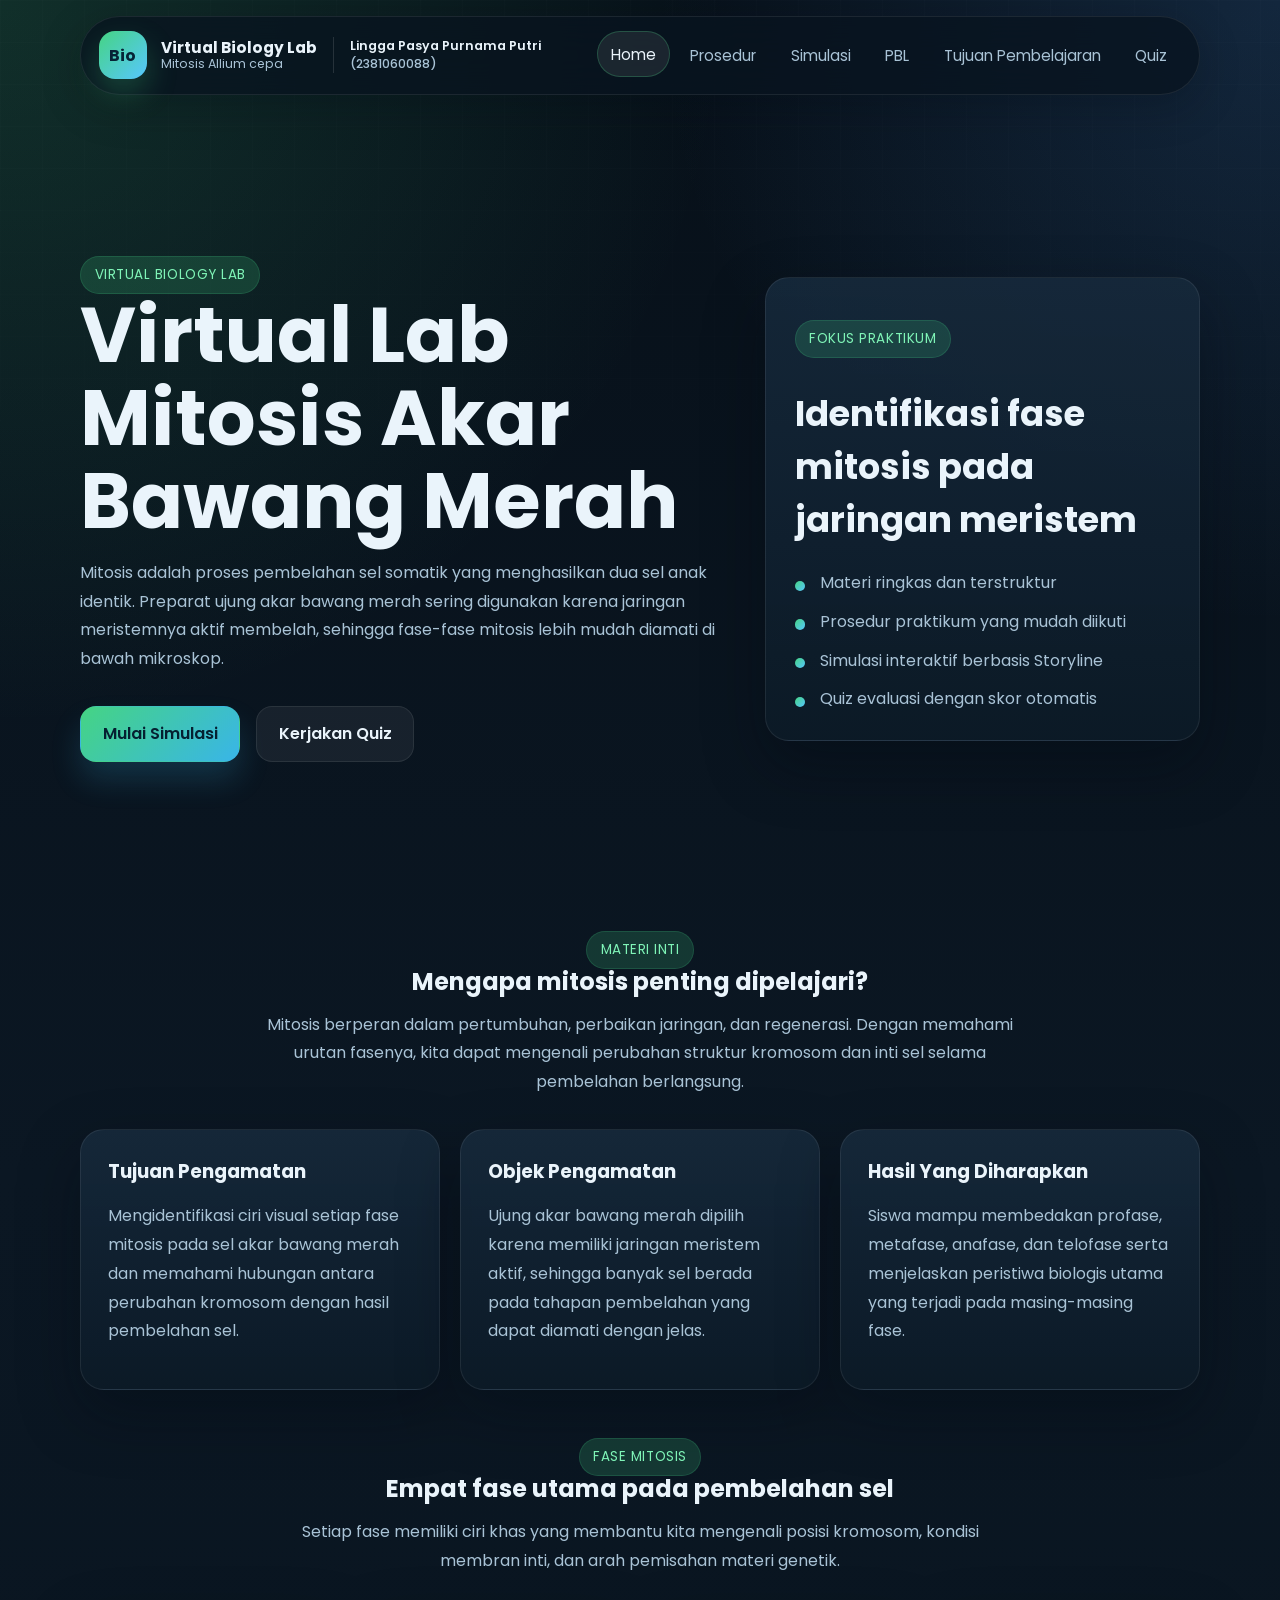
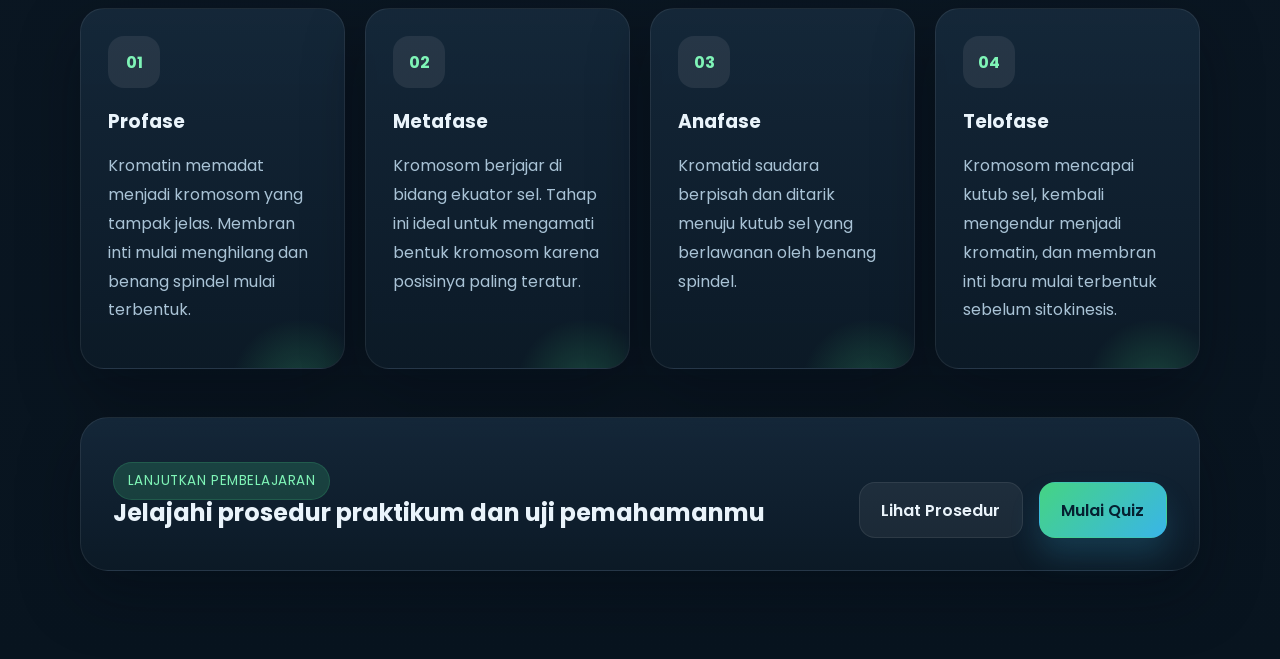
<file: index.html>
<!DOCTYPE html>
<html lang="id">
<head>
  <meta charset="UTF-8">
  <meta name="viewport" content="width=device-width, initial-scale=1.0">
  <meta name="description" content="Virtual Biology Lab tentang mitosis akar bawang merah (Allium cepa) dengan materi, prosedur, simulasi, dan kuis interaktif.">
  <title>Virtual Lab Mitosis Akar Bawang Merah</title>
  <link rel="preconnect" href="https://fonts.googleapis.com">
  <link rel="preconnect" href="https://fonts.gstatic.com" crossorigin>
  <link href="https://fonts.googleapis.com/css2?family=Poppins:wght@400;500;600;700&display=swap" rel="stylesheet">
  <link rel="stylesheet" href="style.css">
</head>
<body data-page="home">
  <div class="site-shell">
    <header class="site-header">
      <nav class="navbar" aria-label="Navigasi utama">
        <div class="brand-area">
          <a class="brand" href="index.html">
            <span class="brand-mark">Bio</span>
            <span class="brand-text">
              <strong>Virtual Biology Lab</strong>
              <small>Mitosis Allium cepa</small>
            </span>
          </a>
          <p class="student-identity">Lingga Pasya Purnama Putri <span>(2381060088)</span></p>
        </div>
        <button class="nav-toggle" type="button" aria-expanded="false" aria-controls="nav-menu" aria-label="Buka navigasi">
          <span></span>
          <span></span>
          <span></span>
        </button>
        <div class="nav-menu" id="nav-menu">
          <a href="index.html" data-nav="home">Home</a>
          <a href="pages/prosedur.html" data-nav="prosedur">Prosedur</a>
          <a href="pages/simulasi.html" data-nav="simulasi">Simulasi</a>
          <a href="pages/pbl.html" data-nav="pbl">PBL</a>
          <a href="pages/tujuan.html" data-nav="tujuan">Tujuan Pembelajaran</a>
          <a href="pages/quiz.html" data-nav="quiz">Quiz</a>
        </div>
      </nav>
    </header>

    <main>
      <section class="hero reveal">
        <div class="hero-copy">
          <span class="eyebrow">Virtual Biology Lab</span>
          <h1>Virtual Lab Mitosis Akar Bawang Merah</h1>
          <p>
            Mitosis adalah proses pembelahan sel somatik yang menghasilkan dua sel anak identik.
            Preparat ujung akar bawang merah sering digunakan karena jaringan meristemnya aktif membelah,
            sehingga fase-fase mitosis lebih mudah diamati di bawah mikroskop.
          </p>
          <div class="hero-actions">
            <a class="button button-primary" href="pages/simulasi.html">Mulai Simulasi</a>
            <a class="button button-secondary" href="pages/quiz.html">Kerjakan Quiz</a>
          </div>
        </div>
        <div class="hero-panel">
          <div class="glass-card">
            <p class="panel-label">Fokus Praktikum</p>
            <h2>Identifikasi fase mitosis pada jaringan meristem</h2>
            <ul class="feature-list">
              <li>Materi ringkas dan terstruktur</li>
              <li>Prosedur praktikum yang mudah diikuti</li>
              <li>Simulasi interaktif berbasis Storyline</li>
              <li>Quiz evaluasi dengan skor otomatis</li>
            </ul>
          </div>
        </div>
      </section>

      <section class="info-section reveal">
        <div class="section-heading">
          <span class="section-tag">Materi Inti</span>
          <h2>Mengapa mitosis penting dipelajari?</h2>
          <p>
            Mitosis berperan dalam pertumbuhan, perbaikan jaringan, dan regenerasi. Dengan memahami urutan
            fasenya, kita dapat mengenali perubahan struktur kromosom dan inti sel selama pembelahan berlangsung.
          </p>
        </div>
        <div class="highlight-grid">
          <article class="content-card">
            <h3>Tujuan Pengamatan</h3>
            <p>
              Mengidentifikasi ciri visual setiap fase mitosis pada sel akar bawang merah dan memahami hubungan
              antara perubahan kromosom dengan hasil pembelahan sel.
            </p>
          </article>
          <article class="content-card">
            <h3>Objek Pengamatan</h3>
            <p>
              Ujung akar bawang merah dipilih karena memiliki jaringan meristem aktif, sehingga banyak sel
              berada pada tahapan pembelahan yang dapat diamati dengan jelas.
            </p>
          </article>
          <article class="content-card">
            <h3>Hasil Yang Diharapkan</h3>
            <p>
              Siswa mampu membedakan profase, metafase, anafase, dan telofase serta menjelaskan peristiwa
              biologis utama yang terjadi pada masing-masing fase.
            </p>
          </article>
        </div>
      </section>

      <section class="phase-section reveal">
        <div class="section-heading">
          <span class="section-tag">Fase Mitosis</span>
          <h2>Empat fase utama pada pembelahan sel</h2>
          <p>
            Setiap fase memiliki ciri khas yang membantu kita mengenali posisi kromosom, kondisi membran inti,
            dan arah pemisahan materi genetik.
          </p>
        </div>
        <div class="phase-grid">
          <article class="phase-card">
            <div class="phase-badge">01</div>
            <h3>Profase</h3>
            <p>
              Kromatin memadat menjadi kromosom yang tampak jelas. Membran inti mulai menghilang dan benang
              spindel mulai terbentuk.
            </p>
          </article>
          <article class="phase-card">
            <div class="phase-badge">02</div>
            <h3>Metafase</h3>
            <p>
              Kromosom berjajar di bidang ekuator sel. Tahap ini ideal untuk mengamati bentuk kromosom karena
              posisinya paling teratur.
            </p>
          </article>
          <article class="phase-card">
            <div class="phase-badge">03</div>
            <h3>Anafase</h3>
            <p>
              Kromatid saudara berpisah dan ditarik menuju kutub sel yang berlawanan oleh benang spindel.
            </p>
          </article>
          <article class="phase-card">
            <div class="phase-badge">04</div>
            <h3>Telofase</h3>
            <p>
              Kromosom mencapai kutub sel, kembali mengendur menjadi kromatin, dan membran inti baru mulai
              terbentuk sebelum sitokinesis.
            </p>
          </article>
        </div>
      </section>

      <section class="cta-section reveal">
        <div class="cta-card">
          <div>
            <span class="section-tag">Lanjutkan Pembelajaran</span>
            <h2>Jelajahi prosedur praktikum dan uji pemahamanmu</h2>
          </div>
          <div class="cta-actions">
            <a class="button button-secondary" href="pages/prosedur.html">Lihat Prosedur</a>
            <a class="button button-primary" href="pages/quiz.html">Mulai Quiz</a>
          </div>
        </div>
      </section>
    </main>
  </div>

  <script src="script.js"></script>
</body>
</html>
</file>
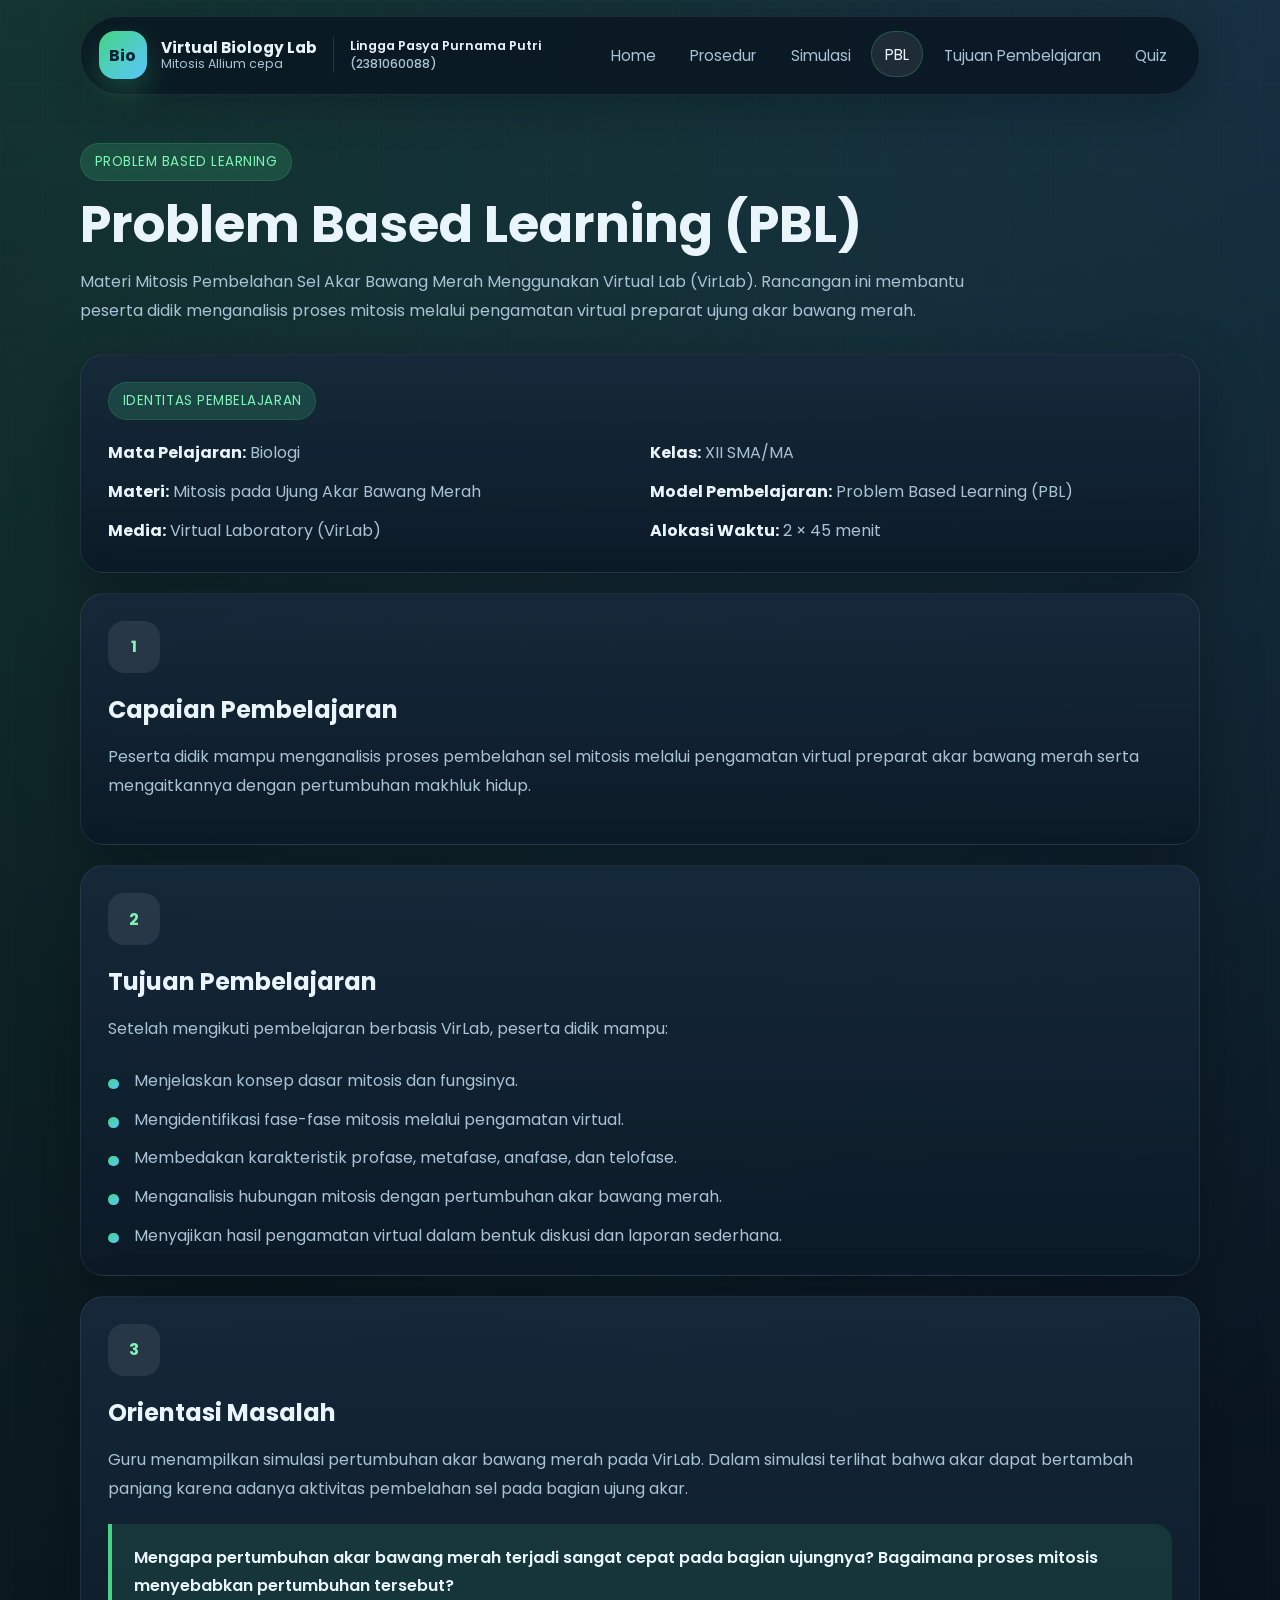
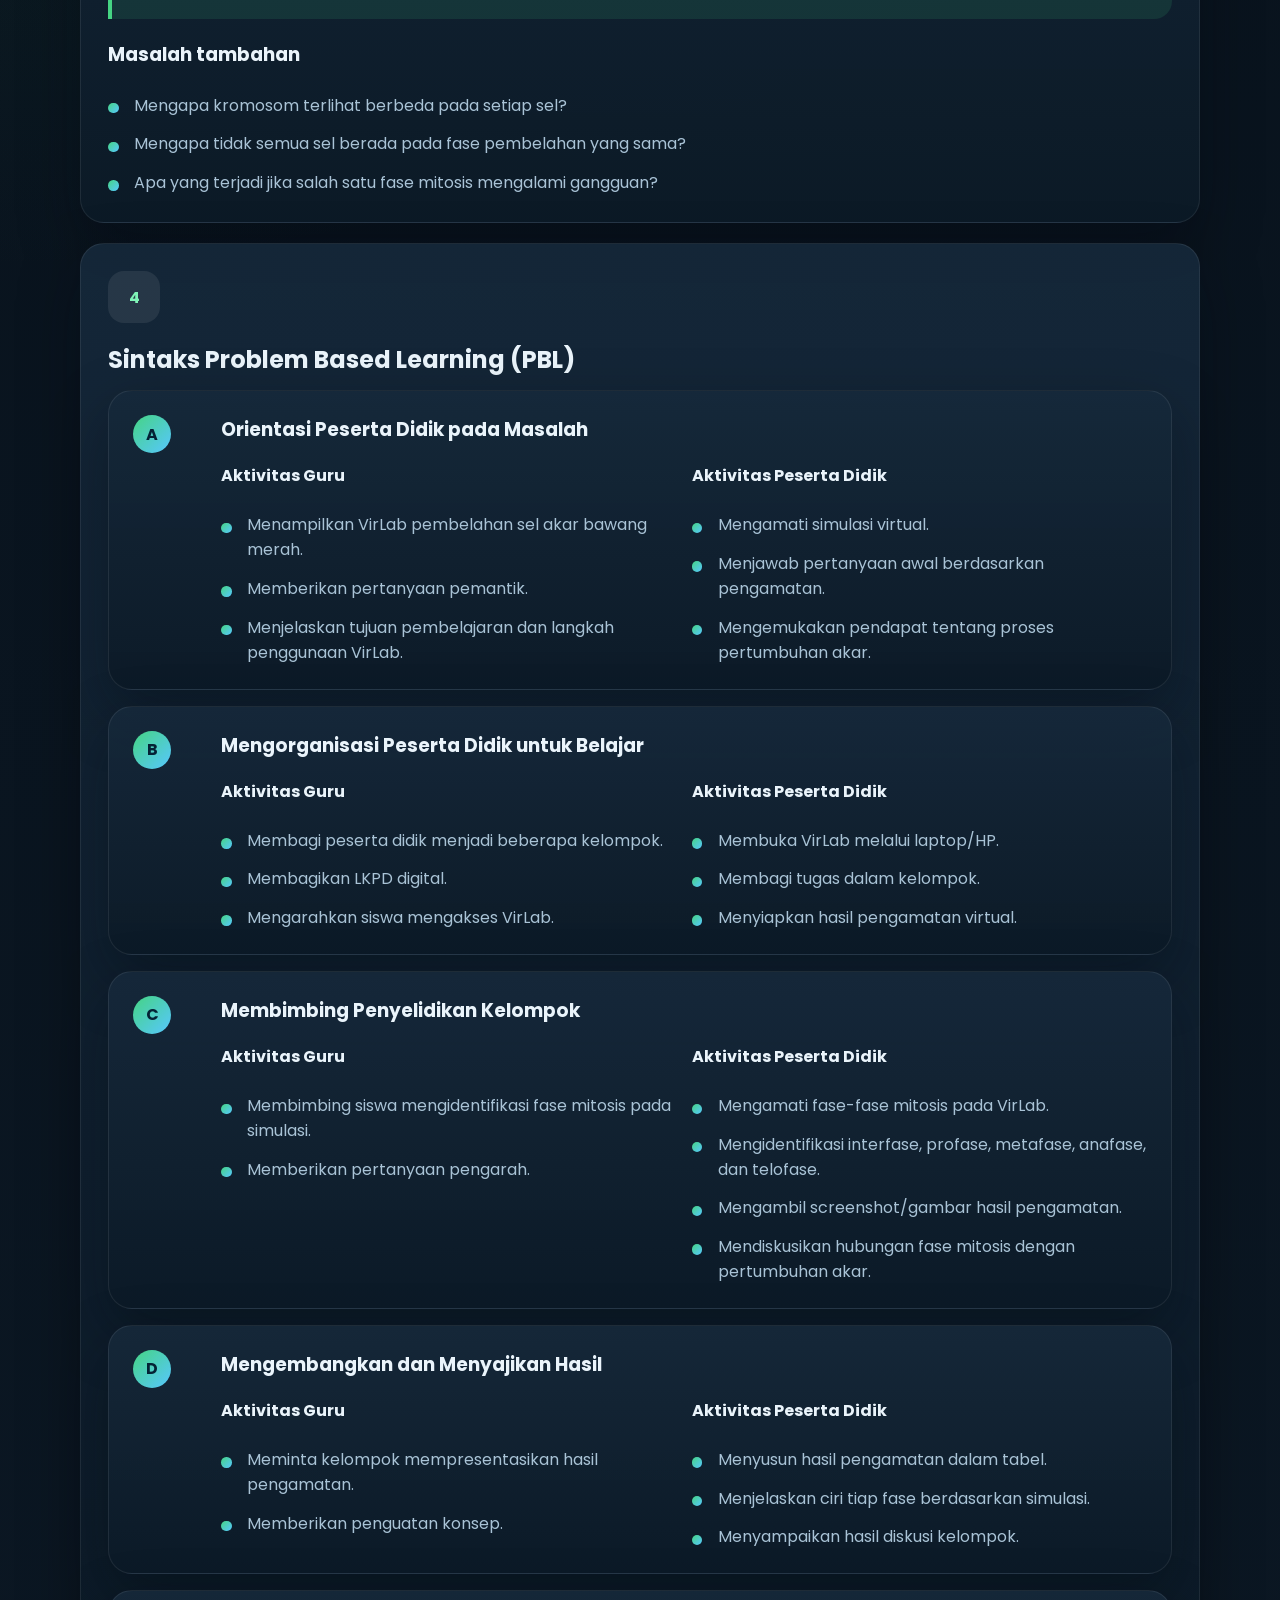
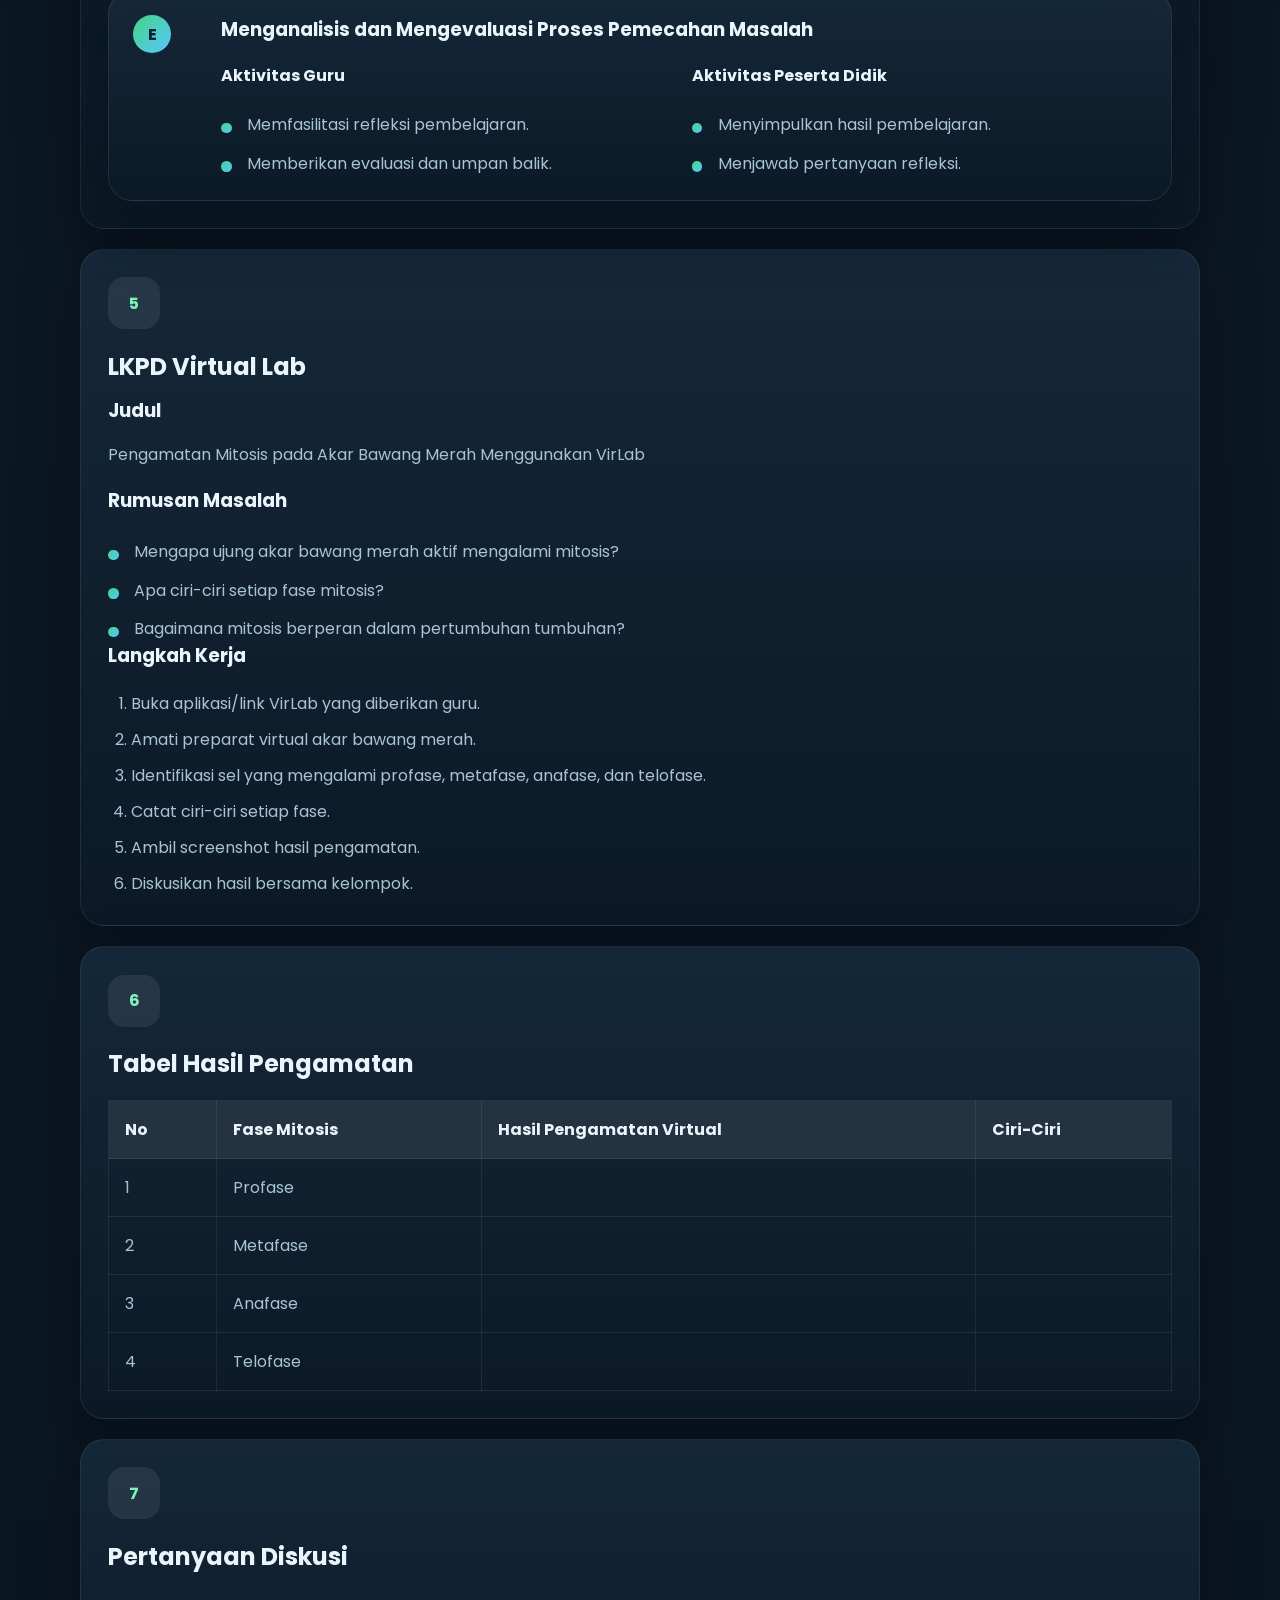
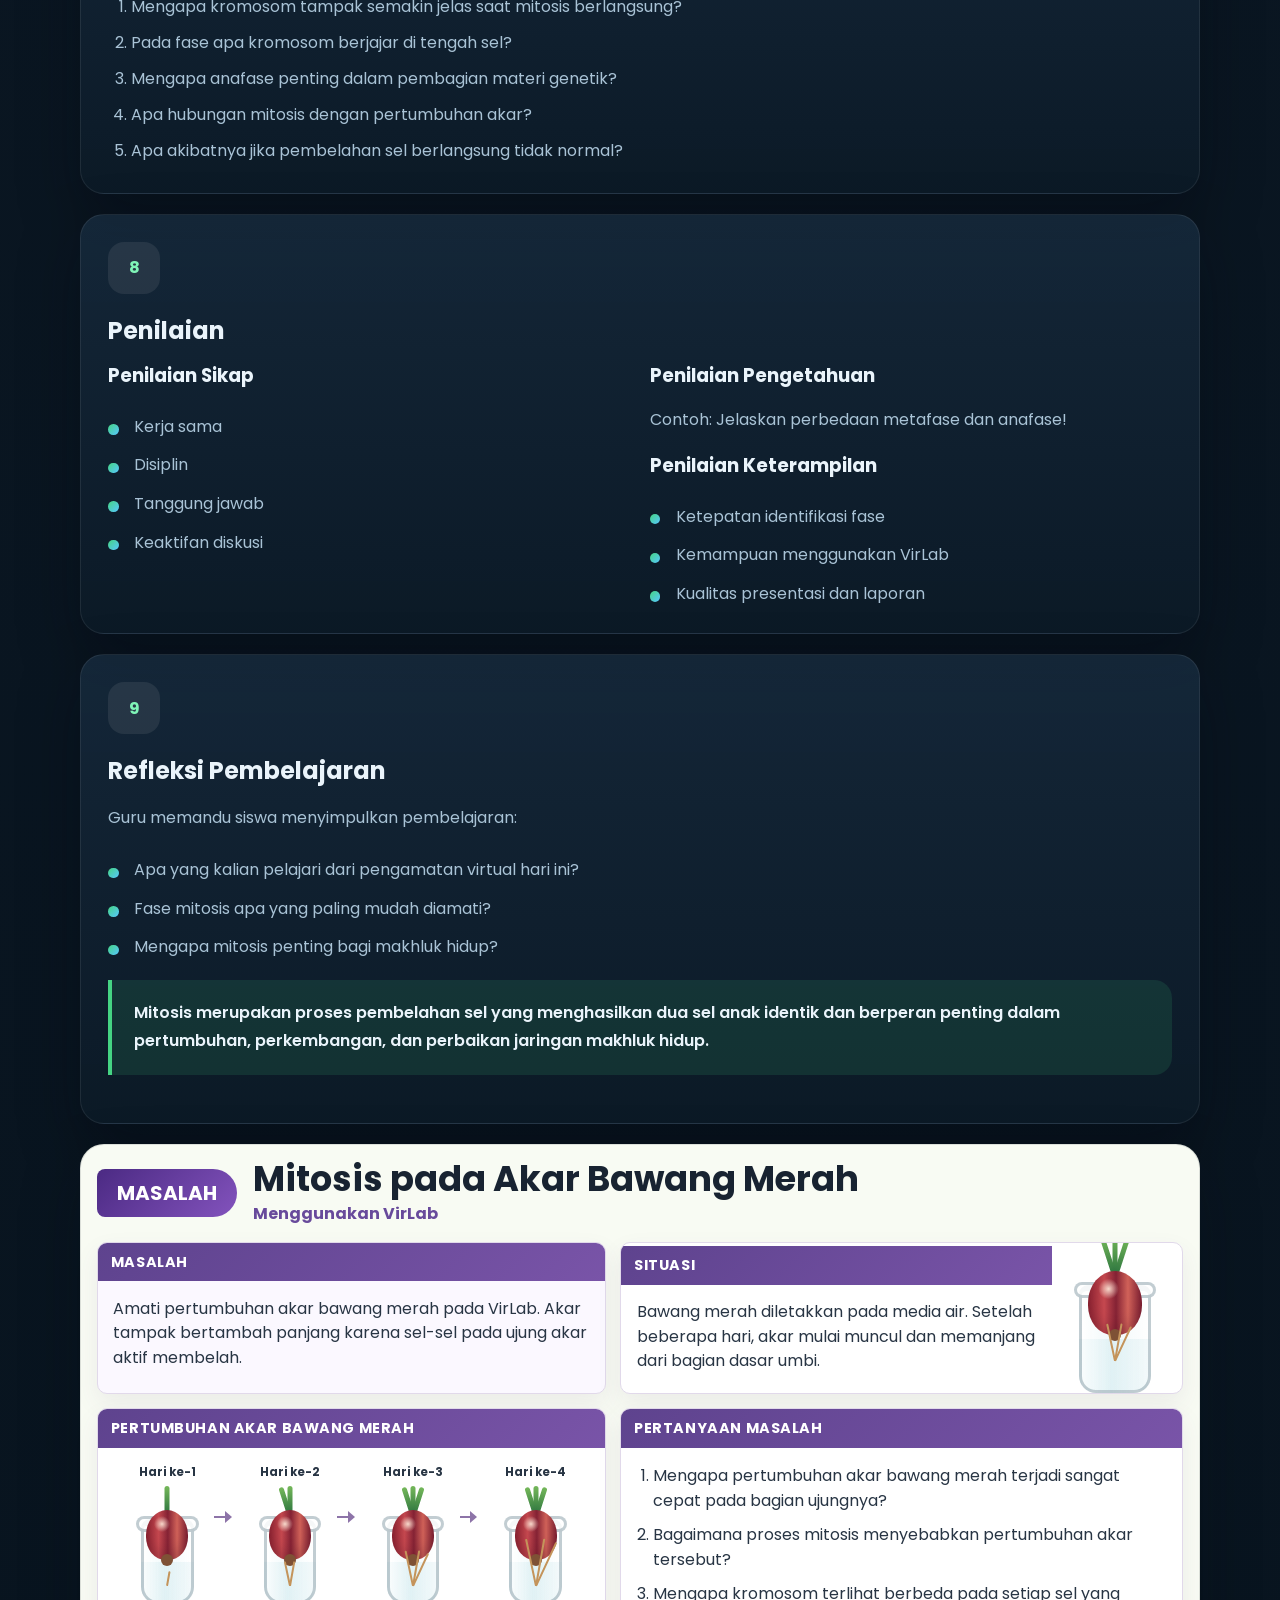
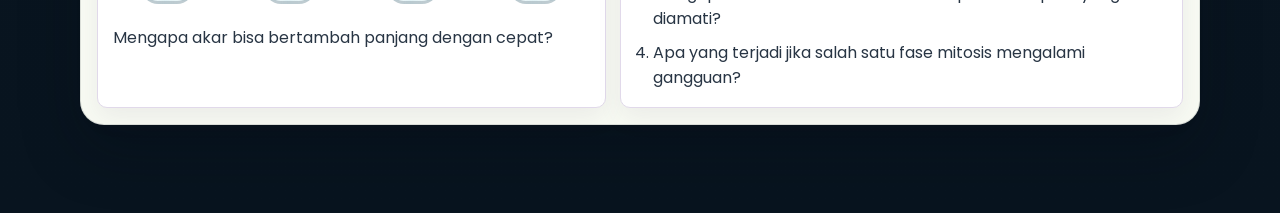
<file: pages/pbl.html>
<!DOCTYPE html>
<html lang="id">
<head>
  <meta charset="UTF-8">
  <meta name="viewport" content="width=device-width, initial-scale=1.0">
  <meta name="description" content="Problem Based Learning untuk virtual lab mitosis akar bawang merah.">
  <title>PBL | Virtual Lab Mitosis</title>
  <link rel="preconnect" href="https://fonts.googleapis.com">
  <link rel="preconnect" href="https://fonts.gstatic.com" crossorigin>
  <link href="https://fonts.googleapis.com/css2?family=Poppins:wght@400;500;600;700&display=swap" rel="stylesheet">
  <link rel="stylesheet" href="../style.css">
</head>
<body data-page="pbl">
  <div class="site-shell">
    <header class="site-header">
      <nav class="navbar" aria-label="Navigasi utama">
        <div class="brand-area">
          <a class="brand" href="../index.html">
            <span class="brand-mark">Bio</span>
            <span class="brand-text">
              <strong>Virtual Biology Lab</strong>
              <small>Mitosis Allium cepa</small>
            </span>
          </a>
          <p class="student-identity">Lingga Pasya Purnama Putri <span>(2381060088)</span></p>
        </div>
        <button class="nav-toggle" type="button" aria-expanded="false" aria-controls="nav-menu" aria-label="Buka navigasi">
          <span></span>
          <span></span>
          <span></span>
        </button>
        <div class="nav-menu" id="nav-menu">
          <a href="../index.html" data-nav="home">Home</a>
          <a href="prosedur.html" data-nav="prosedur">Prosedur</a>
          <a href="simulasi.html" data-nav="simulasi">Simulasi</a>
          <a href="pbl.html" data-nav="pbl">PBL</a>
          <a href="tujuan.html" data-nav="tujuan">Tujuan Pembelajaran</a>
          <a href="quiz.html" data-nav="quiz">Quiz</a>
        </div>
      </nav>
    </header>

    <main class="page-main">
      <section class="page-hero pbl-hero reveal">
        <span class="section-tag">Problem Based Learning</span>
        <h1>Problem Based Learning (PBL)</h1>
        <p>
          Materi Mitosis Pembelahan Sel Akar Bawang Merah Menggunakan Virtual Lab (VirLab).
          Rancangan ini membantu peserta didik menganalisis proses mitosis melalui pengamatan virtual preparat
          ujung akar bawang merah.
        </p>
      </section>

      <section class="pbl-section">
        <div class="content-card pbl-overview">
          <span class="section-tag">Identitas Pembelajaran</span>
          <div class="pbl-meta-grid">
            <p><strong>Mata Pelajaran:</strong> Biologi</p>
            <p><strong>Kelas:</strong> XII SMA/MA</p>
            <p><strong>Materi:</strong> Mitosis pada Ujung Akar Bawang Merah</p>
            <p><strong>Model Pembelajaran:</strong> Problem Based Learning (PBL)</p>
            <p><strong>Media:</strong> Virtual Laboratory (VirLab)</p>
            <p><strong>Alokasi Waktu:</strong> 2 &times; 45 menit</p>
          </div>
        </div>

        <div class="pbl-content-stack">
          <article class="content-card">
            <span class="phase-badge">1</span>
            <h2>Capaian Pembelajaran</h2>
            <p>
              Peserta didik mampu menganalisis proses pembelahan sel mitosis melalui pengamatan virtual preparat
              akar bawang merah serta mengaitkannya dengan pertumbuhan makhluk hidup.
            </p>
          </article>

          <article class="content-card">
            <span class="phase-badge">2</span>
            <h2>Tujuan Pembelajaran</h2>
            <p>Setelah mengikuti pembelajaran berbasis VirLab, peserta didik mampu:</p>
            <ul class="check-list">
              <li>Menjelaskan konsep dasar mitosis dan fungsinya.</li>
              <li>Mengidentifikasi fase-fase mitosis melalui pengamatan virtual.</li>
              <li>Membedakan karakteristik profase, metafase, anafase, dan telofase.</li>
              <li>Menganalisis hubungan mitosis dengan pertumbuhan akar bawang merah.</li>
              <li>Menyajikan hasil pengamatan virtual dalam bentuk diskusi dan laporan sederhana.</li>
            </ul>
          </article>

          <article class="content-card pbl-problem">
            <span class="phase-badge">3</span>
            <h2>Orientasi Masalah</h2>
            <p>
              Guru menampilkan simulasi pertumbuhan akar bawang merah pada VirLab. Dalam simulasi terlihat bahwa
              akar dapat bertambah panjang karena adanya aktivitas pembelahan sel pada bagian ujung akar.
            </p>
            <blockquote>
              Mengapa pertumbuhan akar bawang merah terjadi sangat cepat pada bagian ujungnya? Bagaimana proses
              mitosis menyebabkan pertumbuhan tersebut?
            </blockquote>
            <h3>Masalah tambahan</h3>
            <ul class="check-list">
              <li>Mengapa kromosom terlihat berbeda pada setiap sel?</li>
              <li>Mengapa tidak semua sel berada pada fase pembelahan yang sama?</li>
              <li>Apa yang terjadi jika salah satu fase mitosis mengalami gangguan?</li>
            </ul>
          </article>

          <section class="content-card">
            <span class="phase-badge">4</span>
            <h2>Sintaks Problem Based Learning (PBL)</h2>
            <div class="pbl-steps">
              <article class="timeline-card">
                <span class="timeline-number">A</span>
                <div>
                  <h3>Orientasi Peserta Didik pada Masalah</h3>
                  <div class="pbl-two-column">
                    <div>
                      <h4>Aktivitas Guru</h4>
                      <ul class="check-list">
                        <li>Menampilkan VirLab pembelahan sel akar bawang merah.</li>
                        <li>Memberikan pertanyaan pemantik.</li>
                        <li>Menjelaskan tujuan pembelajaran dan langkah penggunaan VirLab.</li>
                      </ul>
                    </div>
                    <div>
                      <h4>Aktivitas Peserta Didik</h4>
                      <ul class="check-list">
                        <li>Mengamati simulasi virtual.</li>
                        <li>Menjawab pertanyaan awal berdasarkan pengamatan.</li>
                        <li>Mengemukakan pendapat tentang proses pertumbuhan akar.</li>
                      </ul>
                    </div>
                  </div>
                </div>
              </article>

              <article class="timeline-card">
                <span class="timeline-number">B</span>
                <div>
                  <h3>Mengorganisasi Peserta Didik untuk Belajar</h3>
                  <div class="pbl-two-column">
                    <div>
                      <h4>Aktivitas Guru</h4>
                      <ul class="check-list">
                        <li>Membagi peserta didik menjadi beberapa kelompok.</li>
                        <li>Membagikan LKPD digital.</li>
                        <li>Mengarahkan siswa mengakses VirLab.</li>
                      </ul>
                    </div>
                    <div>
                      <h4>Aktivitas Peserta Didik</h4>
                      <ul class="check-list">
                        <li>Membuka VirLab melalui laptop/HP.</li>
                        <li>Membagi tugas dalam kelompok.</li>
                        <li>Menyiapkan hasil pengamatan virtual.</li>
                      </ul>
                    </div>
                  </div>
                </div>
              </article>

              <article class="timeline-card">
                <span class="timeline-number">C</span>
                <div>
                  <h3>Membimbing Penyelidikan Kelompok</h3>
                  <div class="pbl-two-column">
                    <div>
                      <h4>Aktivitas Guru</h4>
                      <ul class="check-list">
                        <li>Membimbing siswa mengidentifikasi fase mitosis pada simulasi.</li>
                        <li>Memberikan pertanyaan pengarah.</li>
                      </ul>
                    </div>
                    <div>
                      <h4>Aktivitas Peserta Didik</h4>
                      <ul class="check-list">
                        <li>Mengamati fase-fase mitosis pada VirLab.</li>
                        <li>Mengidentifikasi interfase, profase, metafase, anafase, dan telofase.</li>
                        <li>Mengambil screenshot/gambar hasil pengamatan.</li>
                        <li>Mendiskusikan hubungan fase mitosis dengan pertumbuhan akar.</li>
                      </ul>
                    </div>
                  </div>
                </div>
              </article>

              <article class="timeline-card">
                <span class="timeline-number">D</span>
                <div>
                  <h3>Mengembangkan dan Menyajikan Hasil</h3>
                  <div class="pbl-two-column">
                    <div>
                      <h4>Aktivitas Guru</h4>
                      <ul class="check-list">
                        <li>Meminta kelompok mempresentasikan hasil pengamatan.</li>
                        <li>Memberikan penguatan konsep.</li>
                      </ul>
                    </div>
                    <div>
                      <h4>Aktivitas Peserta Didik</h4>
                      <ul class="check-list">
                        <li>Menyusun hasil pengamatan dalam tabel.</li>
                        <li>Menjelaskan ciri tiap fase berdasarkan simulasi.</li>
                        <li>Menyampaikan hasil diskusi kelompok.</li>
                      </ul>
                    </div>
                  </div>
                </div>
              </article>

              <article class="timeline-card">
                <span class="timeline-number">E</span>
                <div>
                  <h3>Menganalisis dan Mengevaluasi Proses Pemecahan Masalah</h3>
                  <div class="pbl-two-column">
                    <div>
                      <h4>Aktivitas Guru</h4>
                      <ul class="check-list">
                        <li>Memfasilitasi refleksi pembelajaran.</li>
                        <li>Memberikan evaluasi dan umpan balik.</li>
                      </ul>
                    </div>
                    <div>
                      <h4>Aktivitas Peserta Didik</h4>
                      <ul class="check-list">
                        <li>Menyimpulkan hasil pembelajaran.</li>
                        <li>Menjawab pertanyaan refleksi.</li>
                      </ul>
                    </div>
                  </div>
                </div>
              </article>
            </div>
          </section>

          <article class="content-card">
            <span class="phase-badge">5</span>
            <h2>LKPD Virtual Lab</h2>
            <h3>Judul</h3>
            <p>Pengamatan Mitosis pada Akar Bawang Merah Menggunakan VirLab</p>
            <h3>Rumusan Masalah</h3>
            <ul class="check-list">
              <li>Mengapa ujung akar bawang merah aktif mengalami mitosis?</li>
              <li>Apa ciri-ciri setiap fase mitosis?</li>
              <li>Bagaimana mitosis berperan dalam pertumbuhan tumbuhan?</li>
            </ul>
            <h3>Langkah Kerja</h3>
            <ol class="number-list">
              <li>Buka aplikasi/link VirLab yang diberikan guru.</li>
              <li>Amati preparat virtual akar bawang merah.</li>
              <li>Identifikasi sel yang mengalami profase, metafase, anafase, dan telofase.</li>
              <li>Catat ciri-ciri setiap fase.</li>
              <li>Ambil screenshot hasil pengamatan.</li>
              <li>Diskusikan hasil bersama kelompok.</li>
            </ol>
          </article>

          <article class="content-card">
            <span class="phase-badge">6</span>
            <h2>Tabel Hasil Pengamatan</h2>
            <div class="table-wrap">
              <table class="observation-table">
                <thead>
                  <tr>
                    <th>No</th>
                    <th>Fase Mitosis</th>
                    <th>Hasil Pengamatan Virtual</th>
                    <th>Ciri-Ciri</th>
                  </tr>
                </thead>
                <tbody>
                  <tr>
                    <td>1</td>
                    <td>Profase</td>
                    <td></td>
                    <td></td>
                  </tr>
                  <tr>
                    <td>2</td>
                    <td>Metafase</td>
                    <td></td>
                    <td></td>
                  </tr>
                  <tr>
                    <td>3</td>
                    <td>Anafase</td>
                    <td></td>
                    <td></td>
                  </tr>
                  <tr>
                    <td>4</td>
                    <td>Telofase</td>
                    <td></td>
                    <td></td>
                  </tr>
                </tbody>
              </table>
            </div>
          </article>

          <article class="content-card">
            <span class="phase-badge">7</span>
            <h2>Pertanyaan Diskusi</h2>
            <ol class="number-list">
              <li>Mengapa kromosom tampak semakin jelas saat mitosis berlangsung?</li>
              <li>Pada fase apa kromosom berjajar di tengah sel?</li>
              <li>Mengapa anafase penting dalam pembagian materi genetik?</li>
              <li>Apa hubungan mitosis dengan pertumbuhan akar?</li>
              <li>Apa akibatnya jika pembelahan sel berlangsung tidak normal?</li>
            </ol>
          </article>

          <article class="content-card">
            <span class="phase-badge">8</span>
            <h2>Penilaian</h2>
            <div class="resource-grid">
              <div>
                <h3>Penilaian Sikap</h3>
                <ul class="check-list">
                  <li>Kerja sama</li>
                  <li>Disiplin</li>
                  <li>Tanggung jawab</li>
                  <li>Keaktifan diskusi</li>
                </ul>
              </div>
              <div>
                <h3>Penilaian Pengetahuan</h3>
                <p>Contoh: Jelaskan perbedaan metafase dan anafase!</p>
                <h3>Penilaian Keterampilan</h3>
                <ul class="check-list">
                  <li>Ketepatan identifikasi fase</li>
                  <li>Kemampuan menggunakan VirLab</li>
                  <li>Kualitas presentasi dan laporan</li>
                </ul>
              </div>
            </div>
          </article>

          <article class="content-card pbl-problem">
            <span class="phase-badge">9</span>
            <h2>Refleksi Pembelajaran</h2>
            <p>Guru memandu siswa menyimpulkan pembelajaran:</p>
            <ul class="check-list">
              <li>Apa yang kalian pelajari dari pengamatan virtual hari ini?</li>
              <li>Fase mitosis apa yang paling mudah diamati?</li>
              <li>Mengapa mitosis penting bagi makhluk hidup?</li>
            </ul>
            <blockquote>
              Mitosis merupakan proses pembelahan sel yang menghasilkan dua sel anak identik dan berperan
              penting dalam pertumbuhan, perkembangan, dan perbaikan jaringan makhluk hidup.
            </blockquote>
          </article>

          <section class="pbl-visual-board" aria-labelledby="pbl-visual-title">
            <div class="pbl-visual-header">
              <span class="visual-label">Masalah</span>
              <div>
                <h2 id="pbl-visual-title">Mitosis pada Akar Bawang Merah</h2>
                <p>Menggunakan VirLab</p>
              </div>
            </div>

            <div class="pbl-visual-grid">
              <article class="visual-card visual-problem">
                <h3>Masalah</h3>
                <p>
                  Amati pertumbuhan akar bawang merah pada VirLab. Akar tampak bertambah panjang karena sel-sel
                  pada ujung akar aktif membelah.
                </p>
              </article>

              <article class="visual-card visual-situation">
                <div>
                  <h3>Situasi</h3>
                  <p>
                    Bawang merah diletakkan pada media air. Setelah beberapa hari, akar mulai muncul dan
                    memanjang dari bagian dasar umbi.
                  </p>
                </div>
                <div class="onion-jar onion-jar-large" aria-hidden="true">
                  <div class="jar"></div>
                  <div class="onion">
                    <span class="sprout sprout-left"></span>
                    <span class="sprout sprout-center"></span>
                    <span class="sprout sprout-right"></span>
                    <span class="bulb"></span>
                    <span class="root root-one"></span>
                    <span class="root root-two"></span>
                    <span class="root root-three"></span>
                  </div>
                </div>
              </article>

              <article class="visual-card visual-growth">
                <h3>Pertumbuhan Akar Bawang Merah</h3>
                <div class="growth-strip">
                  <div class="growth-step">
                    <span>Hari ke-1</span>
                    <div class="onion-jar root-stage-1" aria-hidden="true">
                      <div class="jar"></div>
                      <div class="onion">
                        <span class="sprout sprout-center"></span>
                        <span class="bulb"></span>
                        <span class="root root-one"></span>
                      </div>
                    </div>
                  </div>
                  <div class="growth-step">
                    <span>Hari ke-2</span>
                    <div class="onion-jar root-stage-2" aria-hidden="true">
                      <div class="jar"></div>
                      <div class="onion">
                        <span class="sprout sprout-left"></span>
                        <span class="sprout sprout-center"></span>
                        <span class="bulb"></span>
                        <span class="root root-one"></span>
                        <span class="root root-two"></span>
                      </div>
                    </div>
                  </div>
                  <div class="growth-step">
                    <span>Hari ke-3</span>
                    <div class="onion-jar root-stage-3" aria-hidden="true">
                      <div class="jar"></div>
                      <div class="onion">
                        <span class="sprout sprout-left"></span>
                        <span class="sprout sprout-center"></span>
                        <span class="sprout sprout-right"></span>
                        <span class="bulb"></span>
                        <span class="root root-one"></span>
                        <span class="root root-two"></span>
                        <span class="root root-three"></span>
                      </div>
                    </div>
                  </div>
                  <div class="growth-step">
                    <span>Hari ke-4</span>
                    <div class="onion-jar root-stage-4" aria-hidden="true">
                      <div class="jar"></div>
                      <div class="onion">
                        <span class="sprout sprout-left"></span>
                        <span class="sprout sprout-center"></span>
                        <span class="sprout sprout-right"></span>
                        <span class="bulb"></span>
                        <span class="root root-one"></span>
                        <span class="root root-two"></span>
                        <span class="root root-three"></span>
                      </div>
                    </div>
                  </div>
                </div>
                <p>Mengapa akar bisa bertambah panjang dengan cepat?</p>
              </article>

              <article class="visual-card visual-questions">
                <h3>Pertanyaan Masalah</h3>
                <ol>
                  <li>Mengapa pertumbuhan akar bawang merah terjadi sangat cepat pada bagian ujungnya?</li>
                  <li>Bagaimana proses mitosis menyebabkan pertumbuhan akar tersebut?</li>
                  <li>Mengapa kromosom terlihat berbeda pada setiap sel yang diamati?</li>
                  <li>Apa yang terjadi jika salah satu fase mitosis mengalami gangguan?</li>
                </ol>
              </article>
            </div>
          </section>
        </div>
      </section>
    </main>
  </div>

  <script src="../script.js"></script>
</body>
</html>
</file>
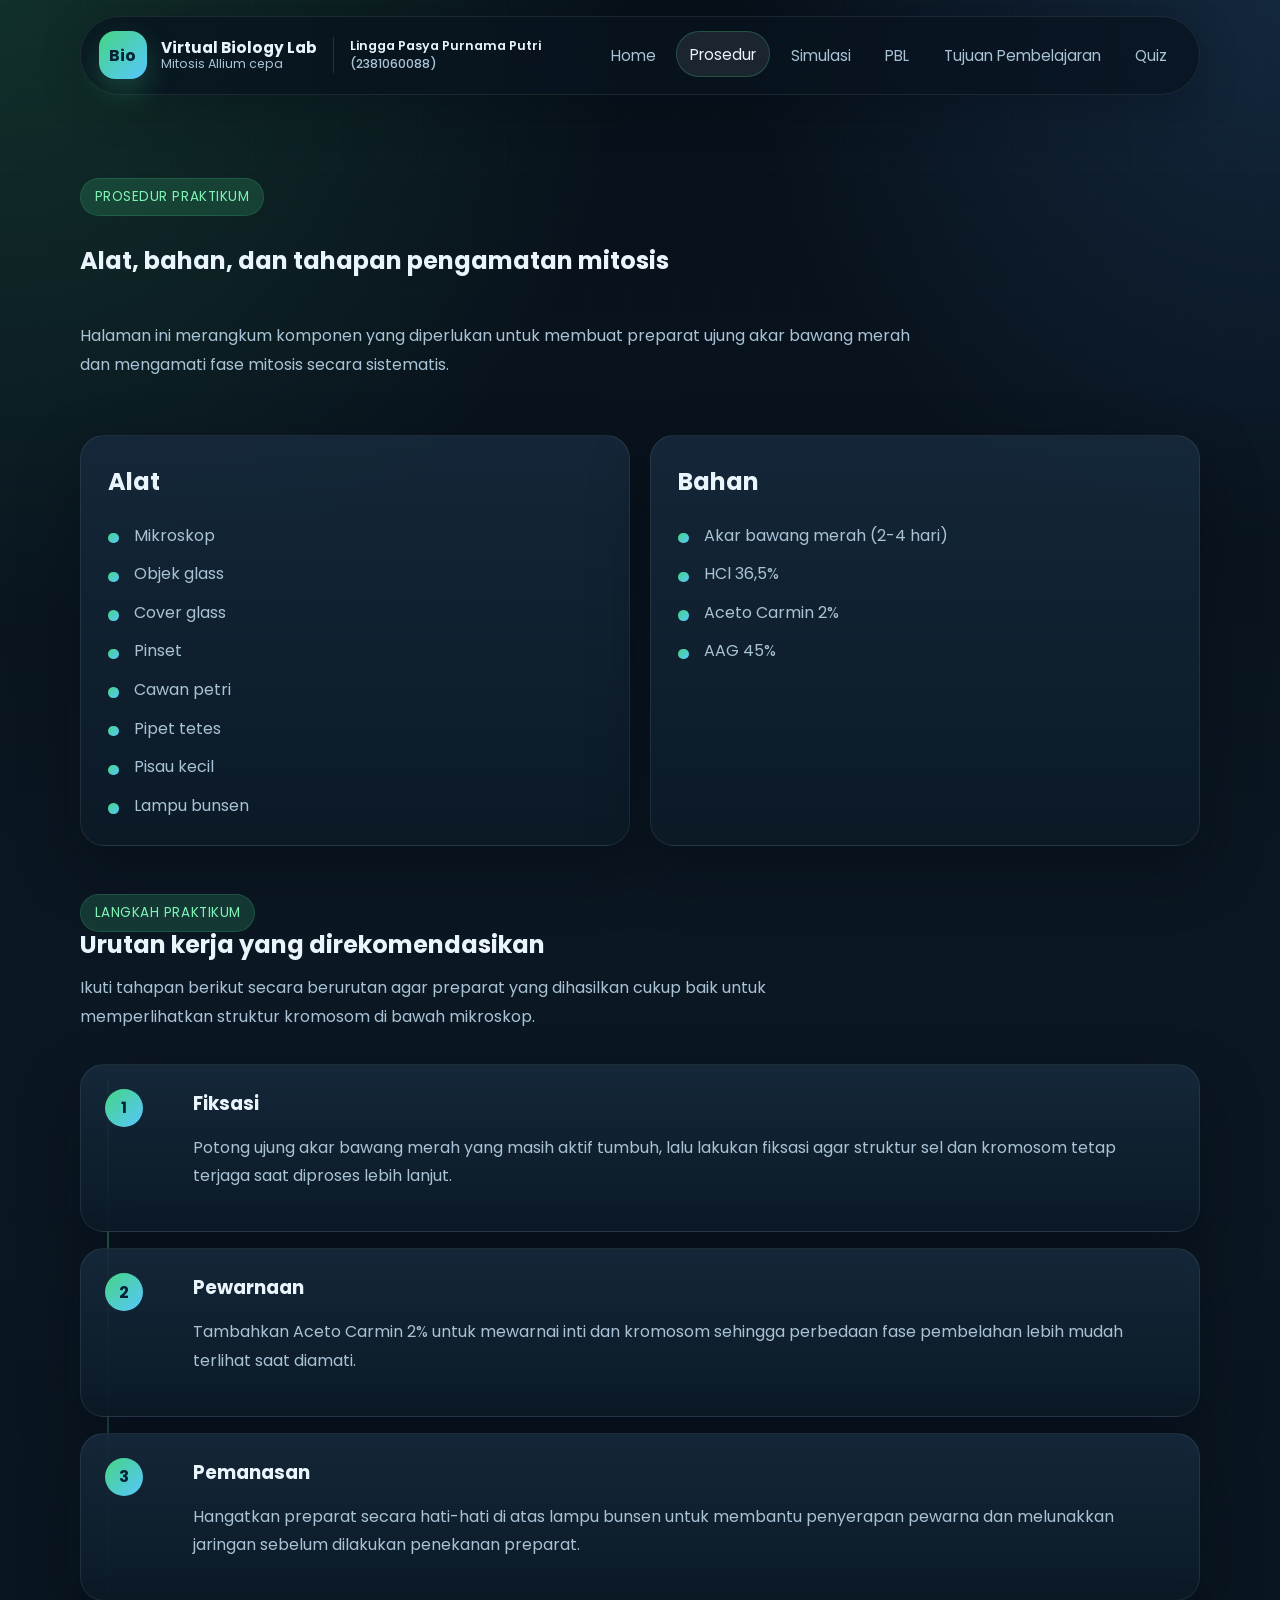
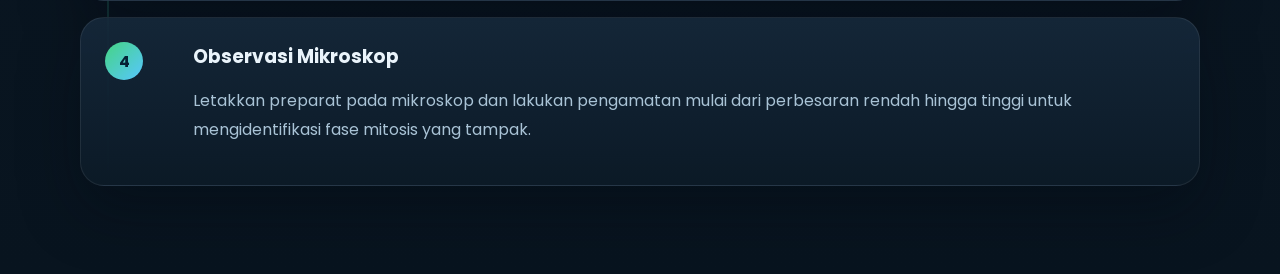
<file: pages/prosedur.html>
<!DOCTYPE html>
<html lang="id">
<head>
  <meta charset="UTF-8">
  <meta name="viewport" content="width=device-width, initial-scale=1.0">
  <meta name="description" content="Prosedur praktikum virtual mitosis akar bawang merah: alat, bahan, dan langkah pengamatan.">
  <title>Prosedur | Virtual Lab Mitosis</title>
  <link rel="preconnect" href="https://fonts.googleapis.com">
  <link rel="preconnect" href="https://fonts.gstatic.com" crossorigin>
  <link href="https://fonts.googleapis.com/css2?family=Poppins:wght@400;500;600;700&display=swap" rel="stylesheet">
  <link rel="stylesheet" href="../style.css">
</head>
<body data-page="prosedur">
  <div class="site-shell">
    <header class="site-header">
      <nav class="navbar" aria-label="Navigasi utama">
        <div class="brand-area">
          <a class="brand" href="../index.html">
            <span class="brand-mark">Bio</span>
            <span class="brand-text">
              <strong>Virtual Biology Lab</strong>
              <small>Mitosis Allium cepa</small>
            </span>
          </a>
          <p class="student-identity">Lingga Pasya Purnama Putri <span>(2381060088)</span></p>
        </div>
        <button class="nav-toggle" type="button" aria-expanded="false" aria-controls="nav-menu" aria-label="Buka navigasi">
          <span></span>
          <span></span>
          <span></span>
        </button>
        <div class="nav-menu" id="nav-menu">
          <a href="../index.html" data-nav="home">Home</a>
          <a href="prosedur.html" data-nav="prosedur">Prosedur</a>
          <a href="simulasi.html" data-nav="simulasi">Simulasi</a>
          <a href="pbl.html" data-nav="pbl">PBL</a>
          <a href="tujuan.html" data-nav="tujuan">Tujuan Pembelajaran</a>
          <a href="quiz.html" data-nav="quiz">Quiz</a>
        </div>
      </nav>
    </header>

    <main class="page-main">
      <section class="page-hero reveal">
        <span class="section-tag">Prosedur Praktikum</span>
        <h1>Alat, bahan, dan tahapan pengamatan mitosis</h1>
        <p>
          Halaman ini merangkum komponen yang diperlukan untuk membuat preparat ujung akar bawang merah
          dan mengamati fase mitosis secara sistematis.
        </p>
      </section>

      <section class="resource-section reveal">
        <div class="resource-grid">
          <article class="content-card">
            <h2>Alat</h2>
            <ul class="check-list">
              <li>Mikroskop</li>
              <li>Objek glass</li>
              <li>Cover glass</li>
              <li>Pinset</li>
              <li>Cawan petri</li>
              <li>Pipet tetes</li>
              <li>Pisau kecil</li>
              <li>Lampu bunsen</li>
            </ul>
          </article>
          <article class="content-card">
            <h2>Bahan</h2>
            <ul class="check-list">
              <li>Akar bawang merah (2-4 hari)</li>
              <li>HCl 36,5%</li>
              <li>Aceto Carmin 2%</li>
              <li>AAG 45%</li>
            </ul>
          </article>
        </div>
      </section>

      <section class="timeline-section reveal">
        <div class="section-heading align-left">
          <span class="section-tag">Langkah Praktikum</span>
          <h2>Urutan kerja yang direkomendasikan</h2>
          <p>
            Ikuti tahapan berikut secara berurutan agar preparat yang dihasilkan cukup baik untuk memperlihatkan
            struktur kromosom di bawah mikroskop.
          </p>
        </div>
        <div class="timeline">
          <article class="timeline-card">
            <span class="timeline-number">1</span>
            <div>
              <h3>Fiksasi</h3>
              <p>
                Potong ujung akar bawang merah yang masih aktif tumbuh, lalu lakukan fiksasi agar struktur sel
                dan kromosom tetap terjaga saat diproses lebih lanjut.
              </p>
            </div>
          </article>
          <article class="timeline-card">
            <span class="timeline-number">2</span>
            <div>
              <h3>Pewarnaan</h3>
              <p>
                Tambahkan Aceto Carmin 2% untuk mewarnai inti dan kromosom sehingga perbedaan fase pembelahan
                lebih mudah terlihat saat diamati.
              </p>
            </div>
          </article>
          <article class="timeline-card">
            <span class="timeline-number">3</span>
            <div>
              <h3>Pemanasan</h3>
              <p>
                Hangatkan preparat secara hati-hati di atas lampu bunsen untuk membantu penyerapan pewarna dan
                melunakkan jaringan sebelum dilakukan penekanan preparat.
              </p>
            </div>
          </article>
          <article class="timeline-card">
            <span class="timeline-number">4</span>
            <div>
              <h3>Observasi Mikroskop</h3>
              <p>
                Letakkan preparat pada mikroskop dan lakukan pengamatan mulai dari perbesaran rendah hingga
                tinggi untuk mengidentifikasi fase mitosis yang tampak.
              </p>
            </div>
          </article>
        </div>
      </section>
    </main>
  </div>

  <script src="../script.js"></script>
</body>
</html>
</file>
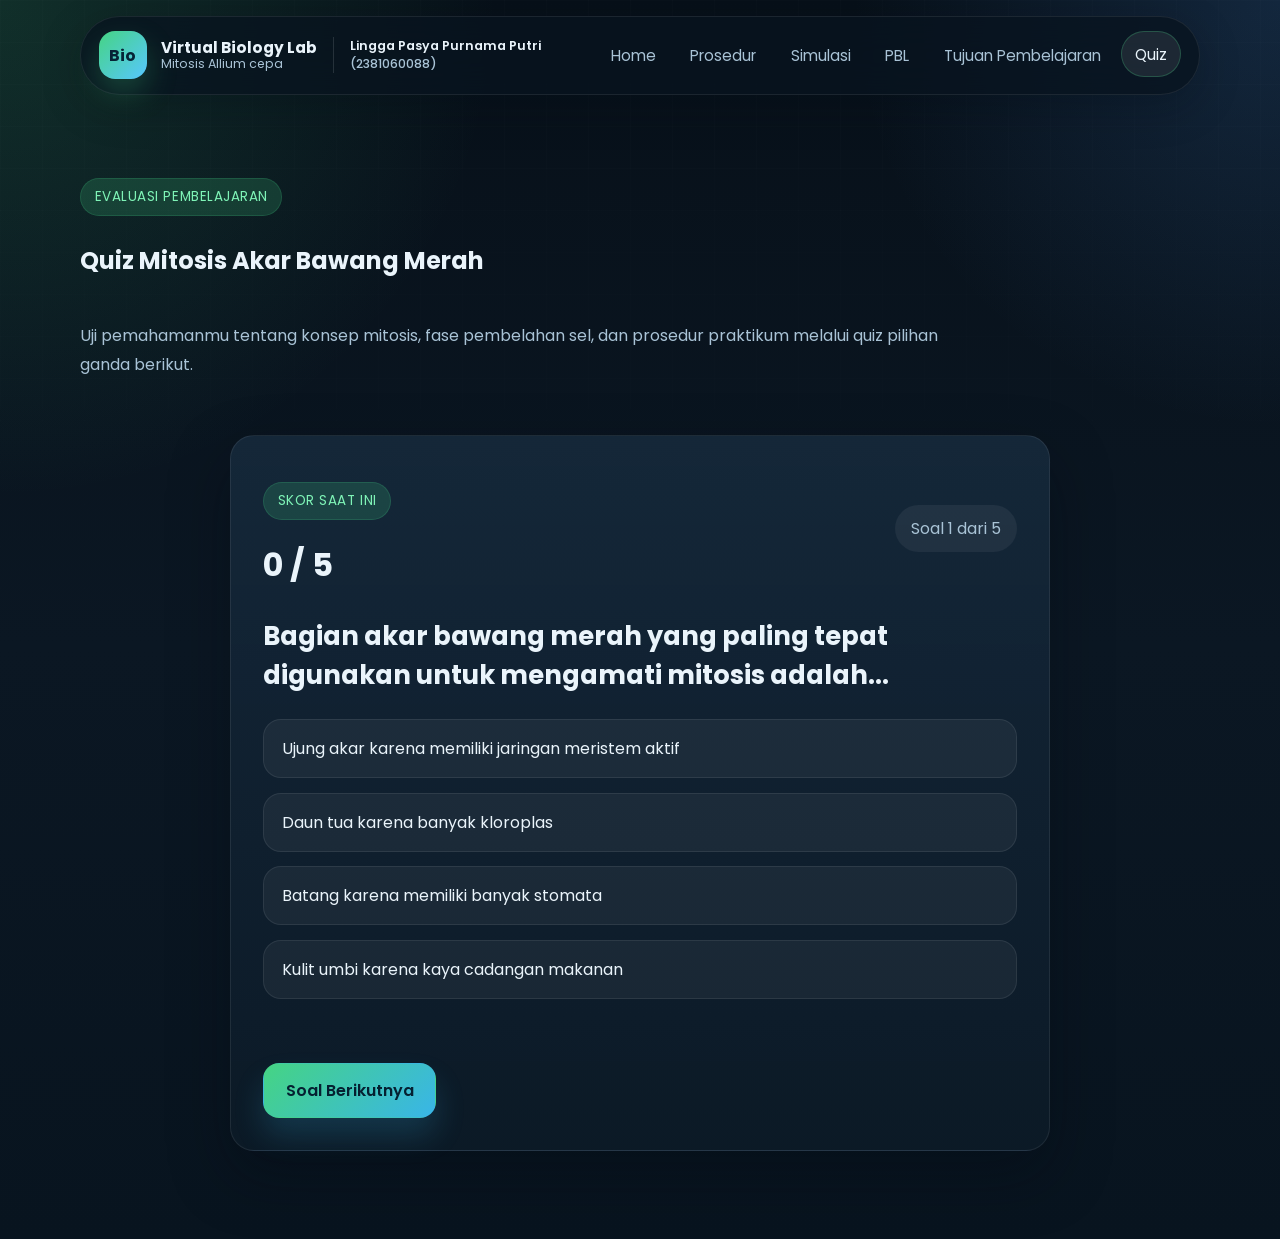
<file: pages/quiz.html>
<!DOCTYPE html>
<html lang="id">
<head>
  <meta charset="UTF-8">
  <meta name="viewport" content="width=device-width, initial-scale=1.0">
  <meta name="description" content="Quiz interaktif tentang mitosis akar bawang merah dengan skor otomatis dan umpan balik langsung.">
  <title>Quiz | Virtual Lab Mitosis</title>
  <link rel="preconnect" href="https://fonts.googleapis.com">
  <link rel="preconnect" href="https://fonts.gstatic.com" crossorigin>
  <link href="https://fonts.googleapis.com/css2?family=Poppins:wght@400;500;600;700&display=swap" rel="stylesheet">
  <link rel="stylesheet" href="../style.css">
</head>
<body data-page="quiz">
  <div class="site-shell">
    <header class="site-header">
      <nav class="navbar" aria-label="Navigasi utama">
        <div class="brand-area">
          <a class="brand" href="../index.html">
            <span class="brand-mark">Bio</span>
            <span class="brand-text">
              <strong>Virtual Biology Lab</strong>
              <small>Mitosis Allium cepa</small>
            </span>
          </a>
          <p class="student-identity">Lingga Pasya Purnama Putri <span>(2381060088)</span></p>
        </div>
        <button class="nav-toggle" type="button" aria-expanded="false" aria-controls="nav-menu" aria-label="Buka navigasi">
          <span></span>
          <span></span>
          <span></span>
        </button>
        <div class="nav-menu" id="nav-menu">
          <a href="../index.html" data-nav="home">Home</a>
          <a href="prosedur.html" data-nav="prosedur">Prosedur</a>
          <a href="simulasi.html" data-nav="simulasi">Simulasi</a>
          <a href="pbl.html" data-nav="pbl">PBL</a>
          <a href="tujuan.html" data-nav="tujuan">Tujuan Pembelajaran</a>
          <a href="quiz.html" data-nav="quiz">Quiz</a>
        </div>
      </nav>
    </header>

    <main class="page-main">
      <section class="page-hero reveal">
        <span class="section-tag">Evaluasi Pembelajaran</span>
        <h1>Quiz Mitosis Akar Bawang Merah</h1>
        <p>
          Uji pemahamanmu tentang konsep mitosis, fase pembelahan sel, dan prosedur praktikum melalui quiz
          pilihan ganda berikut.
        </p>
      </section>

      <section class="quiz-section reveal">
        <div class="quiz-card" data-quiz-app>
          <div class="quiz-head">
            <div>
              <p class="panel-label">Skor Saat Ini</p>
              <h2><span data-score>0</span> / <span data-total>5</span></h2>
            </div>
            <span class="quiz-progress" data-progress>Soal 1 dari 5</span>
          </div>

          <div data-quiz-body>
            <h3 class="quiz-question" data-question></h3>
            <div class="quiz-options" data-options></div>
            <p class="quiz-feedback" data-feedback aria-live="polite"></p>
            <button class="button button-primary quiz-next" type="button" data-next disabled>Soal Berikutnya</button>
          </div>

          <div class="quiz-result hidden" data-result>
            <span class="section-tag">Hasil Akhir</span>
            <h3 data-result-title></h3>
            <p data-result-text></p>
            <button class="button button-secondary" type="button" data-restart>Ulangi Quiz</button>
          </div>
        </div>
      </section>
    </main>
  </div>

  <script src="../script.js"></script>
</body>
</html>
</file>
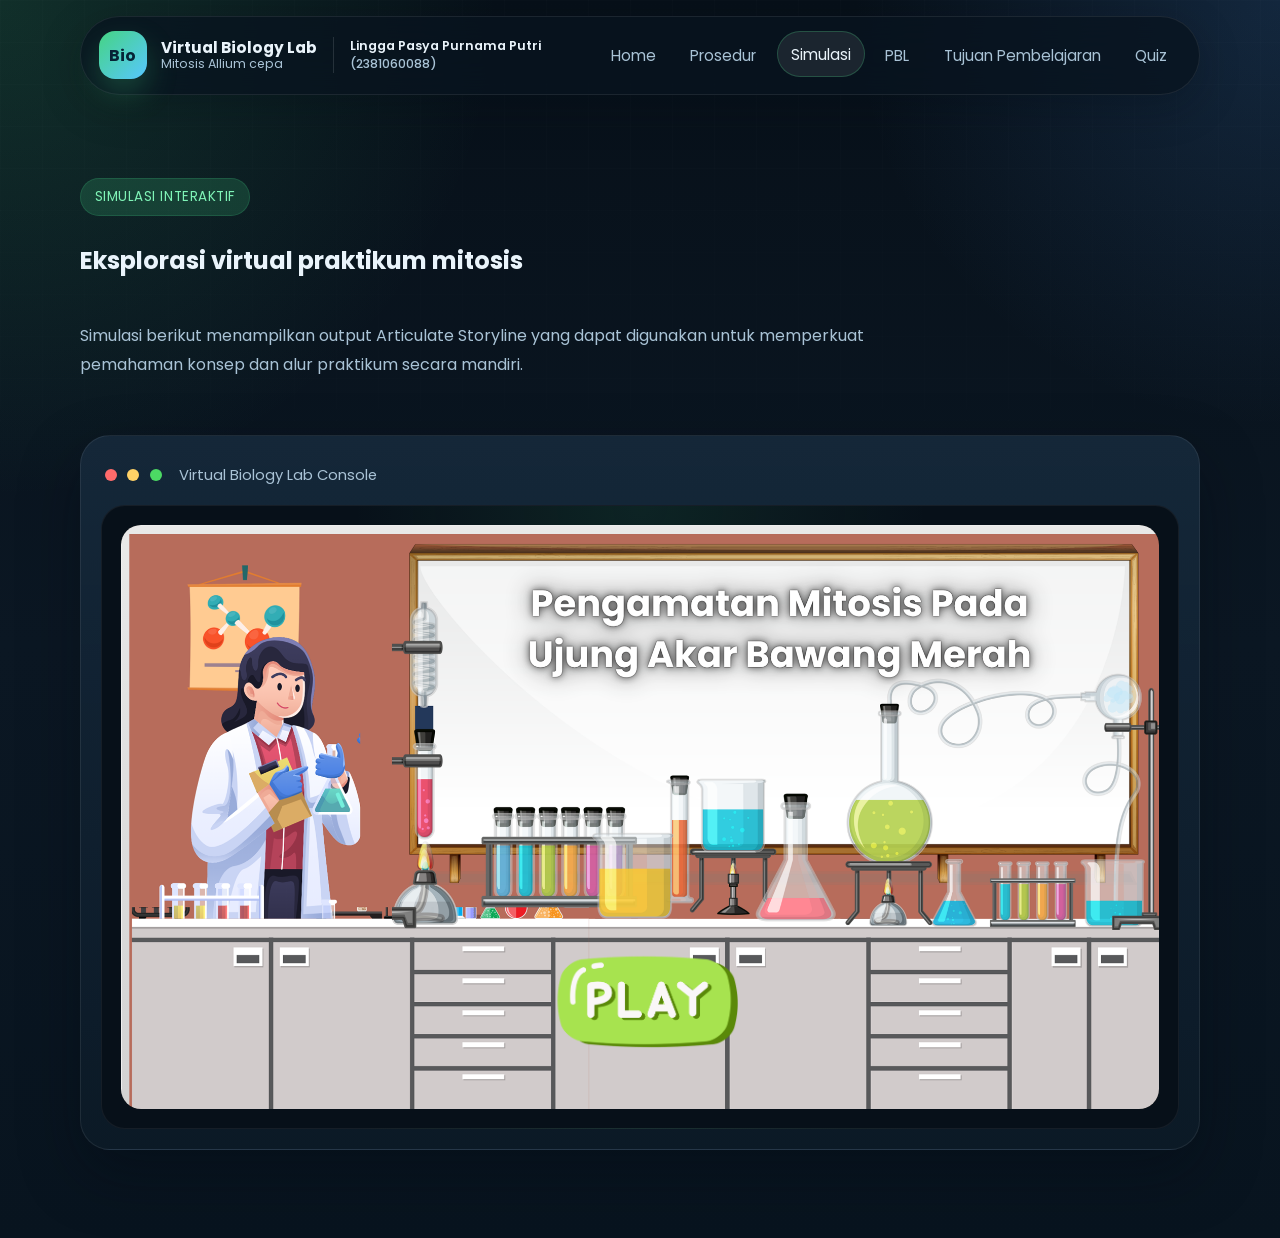
<file: pages/simulasi.html>
<!DOCTYPE html>
<html lang="id">
<head>
  <meta charset="UTF-8">
  <meta name="viewport" content="width=device-width, initial-scale=1.0">
  <meta name="description" content="Simulasi virtual mitosis akar bawang merah menggunakan output Articulate Storyline.">
  <title>Simulasi | Virtual Lab Mitosis</title>
  <link rel="preconnect" href="https://fonts.googleapis.com">
  <link rel="preconnect" href="https://fonts.gstatic.com" crossorigin>
  <link href="https://fonts.googleapis.com/css2?family=Poppins:wght@400;500;600;700&display=swap" rel="stylesheet">
  <link rel="stylesheet" href="../style.css">
</head>
<body data-page="simulasi">
  <div class="site-shell">
    <header class="site-header">
      <nav class="navbar" aria-label="Navigasi utama">
        <div class="brand-area">
          <a class="brand" href="../index.html">
            <span class="brand-mark">Bio</span>
            <span class="brand-text">
              <strong>Virtual Biology Lab</strong>
              <small>Mitosis Allium cepa</small>
            </span>
          </a>
          <p class="student-identity">Lingga Pasya Purnama Putri <span>(2381060088)</span></p>
        </div>
        <button class="nav-toggle" type="button" aria-expanded="false" aria-controls="nav-menu" aria-label="Buka navigasi">
          <span></span>
          <span></span>
          <span></span>
        </button>
        <div class="nav-menu" id="nav-menu">
          <a href="../index.html" data-nav="home">Home</a>
          <a href="prosedur.html" data-nav="prosedur">Prosedur</a>
          <a href="simulasi.html" data-nav="simulasi">Simulasi</a>
          <a href="pbl.html" data-nav="pbl">PBL</a>
          <a href="tujuan.html" data-nav="tujuan">Tujuan Pembelajaran</a>
          <a href="quiz.html" data-nav="quiz">Quiz</a>
        </div>
      </nav>
    </header>

    <main class="page-main">
      <section class="page-hero reveal">
        <span class="section-tag">Simulasi Interaktif</span>
        <h1>Eksplorasi virtual praktikum mitosis</h1>
        <p>
          Simulasi berikut menampilkan output Articulate Storyline yang dapat digunakan untuk memperkuat
          pemahaman konsep dan alur praktikum secara mandiri.
        </p>
      </section>

      <section class="simulation-section reveal">
        <div class="simulation-shell" data-simulation-shell>
          <div class="simulation-topbar">
            <span class="simulation-dot dot-red"></span>
            <span class="simulation-dot dot-yellow"></span>
            <span class="simulation-dot dot-green"></span>
            <p>Virtual Biology Lab Console</p>
          </div>
          <div class="simulation-loading" data-simulation-loader>
            <div class="loader-ring" aria-hidden="true"></div>
            <p>Memuat simulasi laboratorium virtual...</p>
          </div>
          <div class="simulation-stage">
            <div class="simulation-viewport" data-simulation-viewport>
              <div class="simulation-canvas">
                <iframe
                  src="../virtual-labstoryline/story.html"
                  title="Simulasi Virtual Lab Mitosis Akar Bawang Merah"
                  loading="lazy"
                  allowfullscreen
                  data-simulation-frame
                ></iframe>
              </div>
            </div>
          </div>
        </div>
      </section>
    </main>
  </div>

  <script src="../script.js"></script>
</body>
</html>
</file>
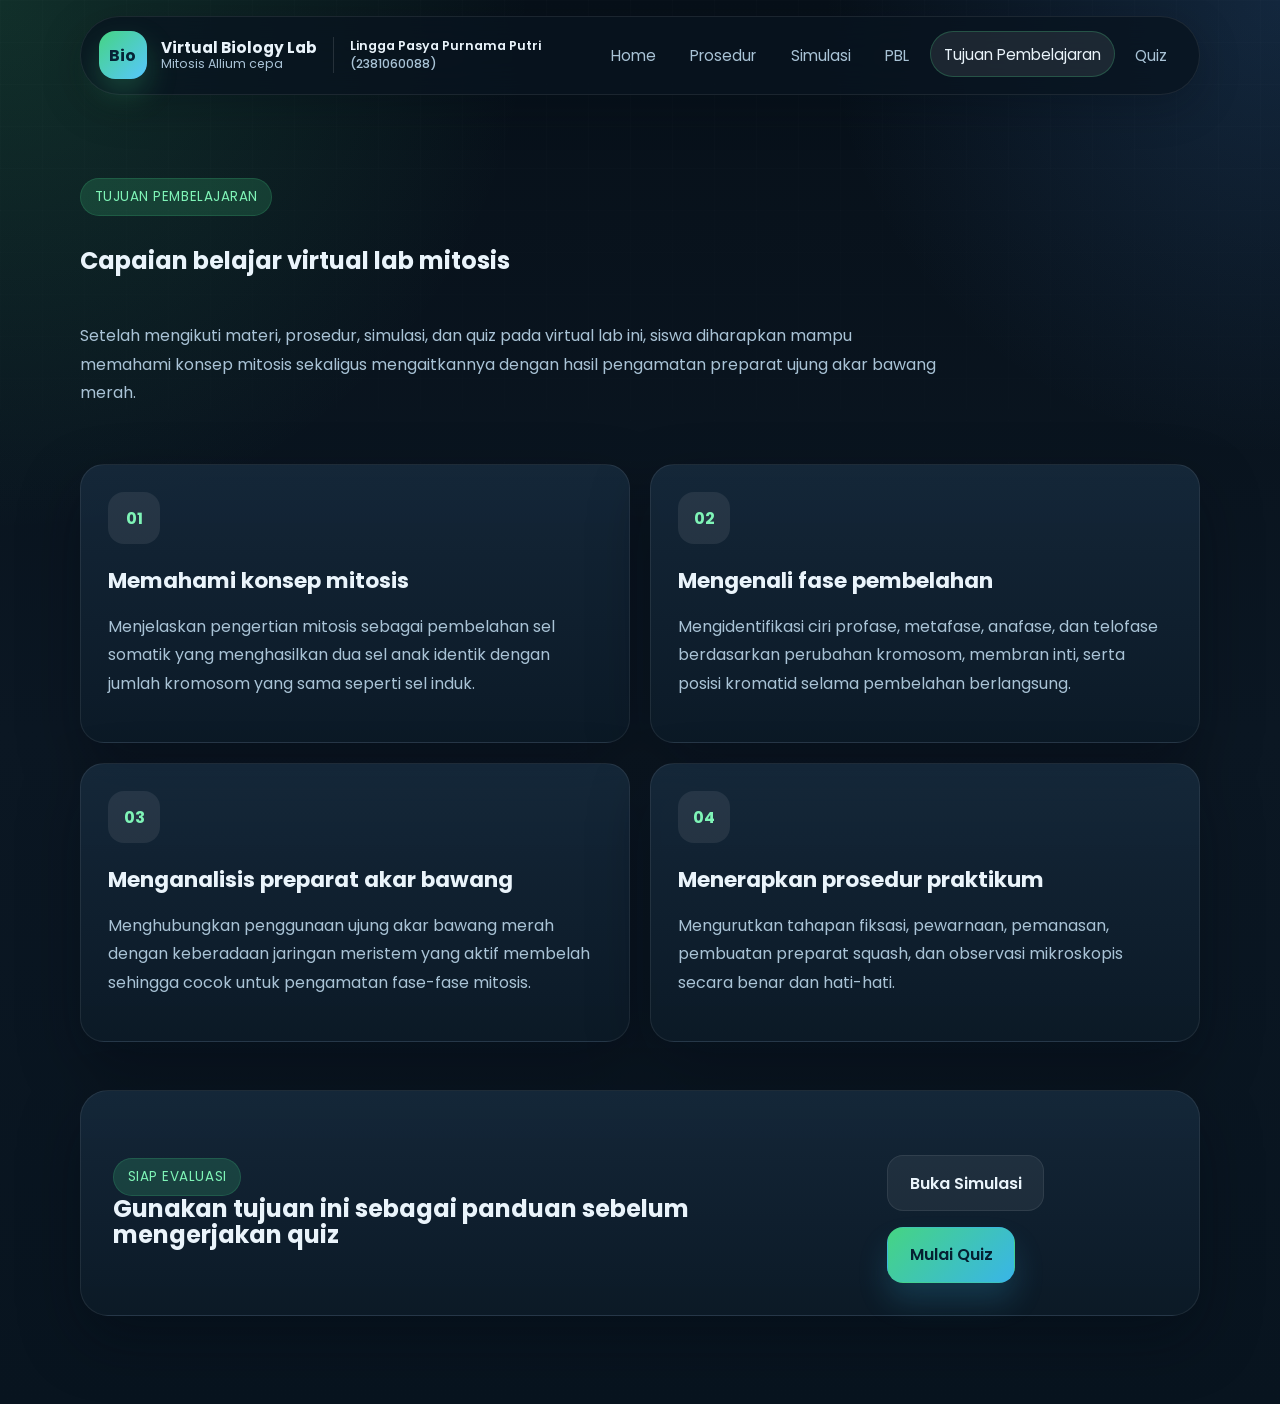
<file: pages/tujuan.html>
<!DOCTYPE html>
<html lang="id">
<head>
  <meta charset="UTF-8">
  <meta name="viewport" content="width=device-width, initial-scale=1.0">
  <meta name="description" content="Tujuan pembelajaran virtual lab mitosis akar bawang merah pada materi pembelahan sel.">
  <title>Tujuan Pembelajaran | Virtual Lab Mitosis</title>
  <link rel="preconnect" href="https://fonts.googleapis.com">
  <link rel="preconnect" href="https://fonts.gstatic.com" crossorigin>
  <link href="https://fonts.googleapis.com/css2?family=Poppins:wght@400;500;600;700&display=swap" rel="stylesheet">
  <link rel="stylesheet" href="../style.css">
</head>
<body data-page="tujuan">
  <div class="site-shell">
    <header class="site-header">
      <nav class="navbar" aria-label="Navigasi utama">
        <div class="brand-area">
          <a class="brand" href="../index.html">
            <span class="brand-mark">Bio</span>
            <span class="brand-text">
              <strong>Virtual Biology Lab</strong>
              <small>Mitosis Allium cepa</small>
            </span>
          </a>
          <p class="student-identity">Lingga Pasya Purnama Putri <span>(2381060088)</span></p>
        </div>
        <button class="nav-toggle" type="button" aria-expanded="false" aria-controls="nav-menu" aria-label="Buka navigasi">
          <span></span>
          <span></span>
          <span></span>
        </button>
        <div class="nav-menu" id="nav-menu">
          <a href="../index.html" data-nav="home">Home</a>
          <a href="prosedur.html" data-nav="prosedur">Prosedur</a>
          <a href="simulasi.html" data-nav="simulasi">Simulasi</a>
          <a href="pbl.html" data-nav="pbl">PBL</a>
          <a href="tujuan.html" data-nav="tujuan">Tujuan Pembelajaran</a>
          <a href="quiz.html" data-nav="quiz">Quiz</a>
        </div>
      </nav>
    </header>

    <main class="page-main">
      <section class="page-hero reveal">
        <span class="section-tag">Tujuan Pembelajaran</span>
        <h1>Capaian belajar virtual lab mitosis</h1>
        <p>
          Setelah mengikuti materi, prosedur, simulasi, dan quiz pada virtual lab ini, siswa diharapkan mampu
          memahami konsep mitosis sekaligus mengaitkannya dengan hasil pengamatan preparat ujung akar bawang merah.
        </p>
      </section>

      <section class="learning-section reveal">
        <div class="learning-grid">
          <article class="content-card learning-card">
            <span class="phase-badge">01</span>
            <h2>Memahami konsep mitosis</h2>
            <p>
              Menjelaskan pengertian mitosis sebagai pembelahan sel somatik yang menghasilkan dua sel anak
              identik dengan jumlah kromosom yang sama seperti sel induk.
            </p>
          </article>
          <article class="content-card learning-card">
            <span class="phase-badge">02</span>
            <h2>Mengenali fase pembelahan</h2>
            <p>
              Mengidentifikasi ciri profase, metafase, anafase, dan telofase berdasarkan perubahan kromosom,
              membran inti, serta posisi kromatid selama pembelahan berlangsung.
            </p>
          </article>
          <article class="content-card learning-card">
            <span class="phase-badge">03</span>
            <h2>Menganalisis preparat akar bawang</h2>
            <p>
              Menghubungkan penggunaan ujung akar bawang merah dengan keberadaan jaringan meristem yang aktif
              membelah sehingga cocok untuk pengamatan fase-fase mitosis.
            </p>
          </article>
          <article class="content-card learning-card">
            <span class="phase-badge">04</span>
            <h2>Menerapkan prosedur praktikum</h2>
            <p>
              Mengurutkan tahapan fiksasi, pewarnaan, pemanasan, pembuatan preparat squash, dan observasi
              mikroskopis secara benar dan hati-hati.
            </p>
          </article>
        </div>
      </section>

      <section class="cta-section reveal">
        <div class="cta-card">
          <div>
            <span class="section-tag">Siap Evaluasi</span>
            <h2>Gunakan tujuan ini sebagai panduan sebelum mengerjakan quiz</h2>
          </div>
          <div class="cta-actions">
            <a class="button button-secondary" href="simulasi.html">Buka Simulasi</a>
            <a class="button button-primary" href="quiz.html">Mulai Quiz</a>
          </div>
        </div>
      </section>
    </main>
  </div>

  <script src="../script.js"></script>
</body>
</html>
</file>
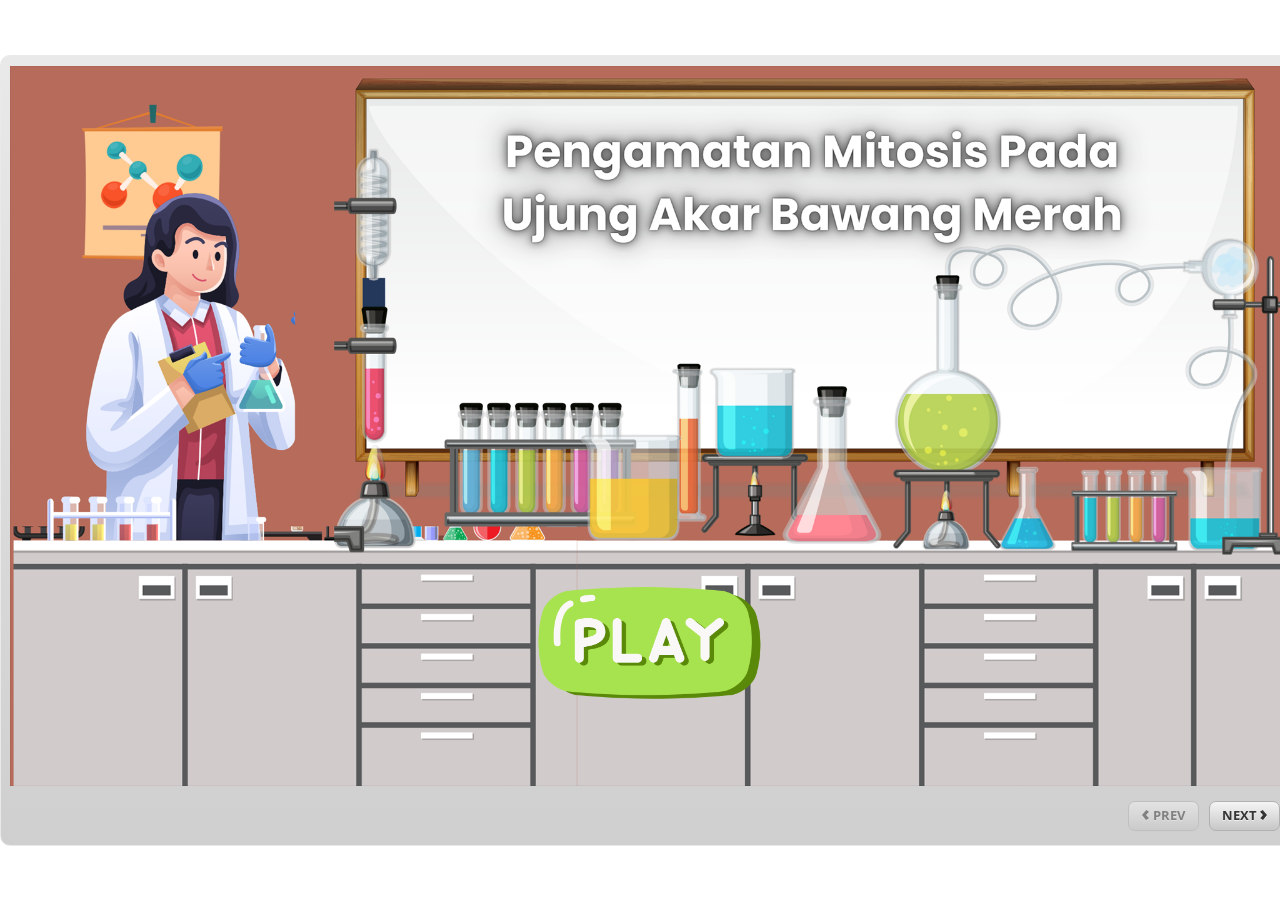
<file: virtual-labstoryline/story.html>
﻿<!doctype html>
<html lang="en-US">
<head>
  <meta charset="utf-8">
  <!-- Created using Storyline 3 - http://www.articulate.com  -->
  <!-- version: 3.20.30234.0 -->
  <title>virtual-lab pembelahan mitosis 2.0</title>
  <meta http-equiv="x-ua-compatible" content="IE=edge"/>
  <meta name="viewport" content="width=device-width,initial-scale=1,user-scalable=no,shrink-to-fit=no,minimal-ui"/>
  <meta name="apple-mobile-web-app-capable" content="yes"/>
  <style>
    html, body { height: 100%; padding: 0; margin: 0 }
    #app { height: 100%; width: 100%; }
  </style>

  <script>
    window.DS = {};
    window.globals = {
      DATA_PATH_BASE: '',
      HAS_FRAME: true,
      HAS_SLIDE: true,

      lmsPresent: false,
      tinCanPresent: false,
      cmi5Present: false,
      aoSupport: false,
      scale: 'noscale',
      captureRc: false,
      browserSize: 'optimal',
      bgColor: '#FFFFFF',
      features: '',
      themeName: 'classic',
      preloaderColor: '#FFFFFF',
      suppressAnalytics: false,
      productChannel: 'perpetual',
      publishSource: 'storyline',
      aid: '',
      cid: '3cc35db1-ec54-4ace-b9da-120e843ce30c',
      playerVersion: '3.20.30234.0',
      publishTimestamp: '2026-05-21T16:28:32.5029604Z',
      maxIosVideoElements: 10,
      connectionSettings: { },

      
      parseParams: function(qs) {
        if (window.globals.parsedParams != null) {
          return window.globals.parsedParams;
        }
        qs = (qs || window.location.search.substr(1)).split('+').join(' ');
        var params = {},
            tokens,
            re = /[?&]?([^=]+)=([^&]*)/g;

        while (tokens = re.exec(qs)) {
          params[decodeURIComponent(tokens[1]).trim()] =
            decodeURIComponent(tokens[2]).trim();
        }
        window.globals.parsedParams = params;
        return params;
      }

    };
  </script>
  <script>
    var isIe11 = ('ActiveXObject' in window || window.MSBlobBuilder != null)
      && window.msCrypto != null && !window.ActiveXObject;
    if (isIe11) {
      window.globals.unsupportedBrowser = true;
      document.write(atob('[base64]'));
    }
  </script>
  
  <script>window.THREE = { };</script>
  
</head>
<body style="background: #FFFFFF" class="cs-HTML theme-classic">
  <!-- 360 -->
  <script>!function(){var e,i=/iPhone/i,o=/iPod/i,n=/iPad/i,t=/\biOS-universal(?:.+)Mac\b/i,r=/\bAndroid(?:.+)Mobile\b/i,a=/Android/i,d=/(?:SD4930UR|\bSilk(?:.+)Mobile\b)/i,p=/Silk/i,l=/Windows Phone/i,u=/\bWindows(?:.+)ARM\b/i,b=/BlackBerry/i,s=/BB10/i,c=/Opera Mini/i,f=/\b(CriOS|Chrome)(?:.+)Mobile/i,h=/Mobile(?:.+)Firefox\b/i,v=function(e){return void 0!==e&&"MacIntel"===e.platform&&"number"==typeof e.maxTouchPoints&&e.maxTouchPoints>1&&"undefined"==typeof MSStream};e=function(e){var m={userAgent:"",platform:"",maxTouchPoints:0};e||"undefined"==typeof navigator?"string"==typeof e?m.userAgent=e:e&&e.userAgent&&(m={userAgent:e.userAgent,platform:e.platform,maxTouchPoints:e.maxTouchPoints||0}):m={userAgent:navigator.userAgent,platform:navigator.platform,maxTouchPoints:navigator.maxTouchPoints||0};var g=m.userAgent,y=g.split("[FBAN");void 0!==y[1]&&(g=y[0]),void 0!==(y=g.split("Twitter"))[1]&&(g=y[0]);var A=function(e){return function(i){return i.test(e)}}(g),w={apple:{phone:A(i)&&!A(l),ipod:A(o),tablet:!A(i)&&(A(n)||v(m))&&!A(l),universal:A(t),device:(A(i)||A(o)||A(n)||A(t)||v(m))&&!A(l)},amazon:{phone:A(d),tablet:!A(d)&&A(p),device:A(d)||A(p)},android:{phone:!A(l)&&A(d)||!A(l)&&A(r),tablet:!A(l)&&!A(d)&&!A(r)&&(A(p)||A(a)),device:!A(l)&&(A(d)||A(p)||A(r)||A(a))||A(/\bokhttp\b/i)},windows:{phone:A(l),tablet:A(u),device:A(l)||A(u)},other:{blackberry:A(b),blackberry10:A(s),opera:A(c),firefox:A(h),chrome:A(f),device:A(b)||A(s)||A(c)||A(h)||A(f)},any:!1,phone:!1,tablet:!1};return w.any=w.apple.device||w.android.device||w.windows.device||w.other.device,w.phone=w.apple.phone||w.android.phone||w.windows.phone,w.tablet=w.apple.tablet||w.android.tablet||w.windows.tablet,w}(),"object"==typeof exports&&"undefined"!=typeof module?module.exports=e:"function"==typeof define&&define.amd?define((function(){return e})):this.isMobile=e}();
    window.isMobile.apple.tablet = window.isMobile.apple.tablet ||
      (navigator.platform === 'MacIntel' && navigator.maxTouchPoints > 1);
    window.isMobile.apple.device = window.isMobile.apple.device || window.isMobile.apple.tablet;
    window.isMobile.tablet = window.isMobile.tablet || window.isMobile.apple.tablet;
    window.isMobile.any = window.isMobile.any || window.isMobile.apple.tablet;
  </script>

  <div id="focus-sink" tabindex="-1"></div>

  <div id="preso"></div>
  <script>
    (function() {

      var classTypes = [ 'desktop', 'mobile', 'phone', 'tablet' ];

      var addDeviceClasses = function(prefix, testObj) {
        var curr, i;
        for (i = 0; i < classTypes.length; i++) {
          curr = classTypes[i];
          if (testObj[curr]) {
            document.body.classList.add(prefix + curr);
          }
        }
      };

      var params = window.globals.parseParams(),
          isDevicePreview = params.devicepreview === '1',
          isPhoneOverride = params.deviceType === 'phone' || (isDevicePreview && params.phone == '1'),
          isTabletOverride = (params.deviceType === 'tablet' || isDevicePreview) && !isPhoneOverride,
          isMobileOverride = isPhoneOverride || isTabletOverride;

      var deviceView = {
        desktop: !window.isMobile.any && !isMobileOverride,
        mobile: window.isMobile.any || isMobileOverride,
        phone: isPhoneOverride || (window.isMobile.phone && !isTabletOverride),
        tablet: isTabletOverride || window.isMobile.tablet
      };

      window.globals.deviceView = deviceView;
      window.isMobile.desktop = !window.isMobile.any;
      window.isMobile.mobile = window.isMobile.any;

      addDeviceClasses('view-', deviceView);

    })();
  </script>
  
  <script src='story_content/user.js' type=text/javascript></script>
  <div class="slide-loader"></div>

  <script>
    if (window.globals.deviceView.isMobile) { var doc = document, loader = doc.body.querySelector('.slide-loader'); [ 1, 2, 3 ].forEach(function(n) { var d = doc.createElement('div'); d.style.backgroundColor = window.globals.preloaderColor; d.classList.add('mobile-loader-dot'); d.classList.add('dot' + n); loader.appendChild(d); }); }
  </script>

  <div class="mobile-load-title-overlay" style="display: none">
    <div class="mobile-load-title">virtual-lab pembelahan mitosis 2.0</div>
  </div>

  <div class="mobile-chrome-warning"></div>

  
<style>
  .warn-connection-dialog {
    display: none;
    background: transparent;
    pointer-events: none;
    position: fixed;
    left: 0;
    top: 0;
    width: 100%;
    height: 100%;
    z-index: 999;
  }

  .warn-connection-content {
    border-radius: 4px;
    background: white;
    border: 1px solid #E7E7E7;
    color: #333333;
    box-shadow: 0 2px 4px rgba(0, 0, 0, 0.25);
    transition: all 150ms ease-out;
    position: absolute;
    white-space: nowrap;
  }

  .view-phone.is-landscape .warn-connection-content {
    left: 23px;
    bottom: 23px;
  }

  .view-tablet.is-landscape .warn-connection-content {
    left: 50%;
    top: 20px;
    transform: translateX(-50%);
  }

  .is-portrait .warn-connection-content {
    transform: translate(-50%, calc(-100% - 15px));
  }

  .warn-connection-content p {
    display: inline-block;
    margin: 0 8px 0 0;
    line-height: 33px;
    font-size: 11px;
  }

  .warn-connection-content svg {
    position: relative;
    vertical-align: middle;
    margin: 0 2px 2px 8px;
  }

  .view-desktop .warn-connection-content {
    left: 1.5em;
    bottom: 1.5em;
  }

  .view-desktop .warn-connection-content p {
    font-size: 1.1em;
  }

  .is-offline .warn-connection-dialog {
    display: block;
  }

  .is-offline .cs-panel * {
    pointer-events: none !important;
  }

  .is-offline .cs-panel {
    pointer-events: all !important;
  }

  .is-offline #nav-controls * {
    pointer-events: none !important;
  }

  .is-offline #nav-controls {
    pointer-events: all !important;
  }
</style>

<div class="warn-connection-dialog">
  <div class="warn-connection-content">
    <svg width="17" height="15" viewBox="0 0 17 15" xmlns="http://www.w3.org/2000/svg">
      <path fill="#8F0000" stroke="white" d="M16.07,12.98 L15.88,12.23 L9.51,1.21 C8.97,0.26,7.6,0.26,7.06,1.21 L0.69,12.23 C0.15,13.16,0.81,14.36,1.91,14.36 H14.65 C15.47,14.36,16.05,13.7,16.07,12.98 Z"/>
      <path fill="white" stroke="white" d="M8.58,5.5 C8.35,5.28,8.5,5.35,8.21,5.32 C8.09,5.35,7.97,5.49,7.96,5.67 C7.97,5.79,7.98,5.92,7.98,6.04 L7.98,6.04 C7.99,6.17,8,6.31,8.01,6.43 L8.01,6.44 C8.03,6.92,8.06,7.41,8.09,7.9 L8.09,7.9 C8.12,8.39,8.14,8.88,8.17,9.37 C8.17,9.39,8.18,9.42,8.2,9.44 C8.23,9.46,8.25,9.47,8.28,9.47 C8.31,9.47,8.34,9.46,8.35,9.44 C8.37,9.43,8.38,9.4,8.39,9.35 L8.39,9.34 C8.39,9.24,8.4,9.15,8.4,9.05 L8.4,9.05 C8.41,8.96,8.41,8.86,8.42,8.75 C8.43,8.44,8.45,8.12,8.47,7.81 L8.47,7.81 C8.49,7.49,8.51,7.18,8.53,6.87 C8.55,6.46,8.56,6.05,8.59,5.64 L8.6,5.62 C8.6,5.57,8.59,5.53,8.58,5.5 L8.21,5.32 Z"/>
      <circle fill="white" stroke="white" cx="8.3" cy="11.35" r="0.3"/>
    </svg>
    <p>You are offline. Trying to reconnect...</p>
  </div>
</div>

<script>
  (function() {
    window.DS.connection = {
      warningShown: false,
      assets: {},
      loadingAssetGroup: false,
      retryDelay: 500
    };

    // @TODO this is POC code and can be cleaned up a bit more if we move forward
    // with the feature



    // The `window.globals.features` variable must be set in `webpack.dev.config` when testing locally - it is not enough
    // to have it in the data - but it must be set there as well.
    var useConnectionMessages = window.AbortController != null &&
      window.location.protocol != 'file:' &&
      window.globals.features.indexOf('ConnectionMessages') != -1;

    window.DS.connection.useConnectionMessages = useConnectionMessages

    var assetCount = 0;
    var checkLoadedId;
    var connectionSettings = window.globals.connectionSettings;

    if (useConnectionMessages && connectionSettings != null) {
      var contentEl = document.querySelector('.warn-connection-content');
      var messageEl = contentEl.querySelector('p')

      if (connectionSettings.useDarkTheme) {
        contentEl.style.borderColor = '#BABBBA';
        contentEl.style.backgroundColor = '#282828';
        contentEl.style.color = '#FFFFFF';
      }

      if (connectionSettings.message != null) {
        messageEl.textContent = window.decodeURIComponent(connectionSettings.message);
      }
    }

    function checkAssetsReady() {
      for (var i in DS.connection.assets) {
        if (!DS.connection.assets[i].success) {
          return false;
        }
      }
      return true;
    }

    function stopAssetGroup() {
      if (!useConnectionMessages) { return; }

      assetCount = 0;

      DS.connection.oldAssetGroup = DS.connection.assets;
      DS.connection.assets = {};
      DS.connection.loadingAssetGroup = false;
      clearInterval(checkLoadedId);
    }

    function startAssetGroup() {
      if (!useConnectionMessages) { return; }
      var ticks = 0;
      clearInterval(checkLoadedId);
      checkLoadedId = setInterval(function() {
        var loaded = 0;
        if (assetCount === 0 && loaded === 0) {
          clearInterval(checkLoadedId);
          return;
        }

        for (var i in DS.connection.assets) {
          if (DS.connection.assets[i].success) {
            loaded++;
          }
        }

        if (assetCount === loaded && checkAssetsReady()) {
          for (var i in DS.connection.assets) {
            if (DS.connection.assets[i].action) {
              DS.connection.assets[i].action();
            }
          }
          hideWarning();
          stopAssetGroup();
        }
      }, 100)
    }

    function requiredAsset(url, action, retry, type) {
      if (!useConnectionMessages) { return; }
      if (DS.connection.assets[url]) { return; }

      DS.connection.assets[url] = {
        success: false, action: action, retry: retry, type: type
      };
      assetCount = Object.keys(DS.connection.assets).length;
      if (!DS.connection.loadingAssetGroup) {
        startAssetGroup();
      }
      DS.connection.loadingAssetGroup = true;
    }

    function assetLoaded(url) {
      if (!useConnectionMessages) { return; }
      if (DS.connection.assets[url]) {
        DS.connection.assets[url].success = true;
      }
    }

    function assetFailed(url) {
      if (!useConnectionMessages) { return; }
      if (!DS.connection.assets[url]) {
        if (/\.js$/.test(url)) {
          setTimeout(function() {
            if (DS.connection.lastSlideLoaded != null) {
              DS.connection.lastSlideLoaded();
            }
          }, DS.connection.retryDelay);
        }
        return;
      }
      if (!DS.connection.warningShown) { showWarning(); }
      if (DS.connection.assets[url].retry) {
        setTimeout(function() {
          if (!DS.connection.assets[url].success) {
            DS.connection.assets[url].retry()
          }
        }, DS.connection.retryDelay);
      }
    }

    function hideWarning() {
      document.body.classList.remove('is-offline');
      DS.connection.warningShown = false;
    }
    DS.connection.hideWarning = hideWarning

    function showWarning(btn) {
      document.body.classList.add('is-offline')
      DS.connection.warningShown = true;
      updateWarningPosition();
    }

    function updateWarningPosition() {
      if (!DS.connection.warningShown) {
        return;
      }

      var isPortrait = document.body.classList.contains('is-portrait');
      var warningEl = document.querySelector('.warn-connection-content');

      if (isPortrait) {
        var slide = document.querySelector('.primary-slide');
        var slideRect = slide.getBoundingClientRect();

        warningEl.style.top = `${slideRect.top}px`
        warningEl.style.left = `${slideRect.left + slideRect.width / 2}px`
      } else {
        warningEl.style.top = null;
        warningEl.style.left = null;
      }

      window.requestAnimationFrame(updateWarningPosition);
    }

    // these will all be noops if the feature flag isn't set in
    // the data and `window.globals.features`
    DS.connection.requiredAsset = requiredAsset;
    DS.connection.assetLoaded = assetLoaded;
    DS.connection.assetFailed = assetFailed;
    DS.connection.stopAssetGroup = stopAssetGroup;
    DS.connection.startAssetGroup = startAssetGroup;
  })();
</script>


  <script>
    
    if (window.autoSpider && window.vInterfaceObject) {
      document.querySelector('.mobile-load-title-overlay').style.display = 'none';
    }
  </script>

  

  <link rel="stylesheet" href="html5/data/css/output.min.css" data-noprefix/>
</body>
<script src="html5/lib/scripts/bootstrapper.min.js"></script>
</html>
</file>
<file: style.css>
:root {
  --bg: #08141f;
  --bg-soft: #112233;
  --surface: rgba(15, 32, 47, 0.82);
  --surface-solid: #12293a;
  --surface-alt: #163549;
  --text: #eaf4fb;
  --muted: #a9c3d6;
  --accent: #45d483;
  --accent-strong: #25b46a;
  --accent-soft: rgba(69, 212, 131, 0.18);
  --border: rgba(255, 255, 255, 0.08);
  --danger: #ff7b7b;
  --success: #7ff4b7;
  --shadow: 0 24px 60px rgba(1, 9, 17, 0.35);
  --radius-lg: 24px;
  --radius-md: 18px;
  --radius-sm: 14px;
  --container: min(1120px, calc(100% - 2rem));
}

* {
  box-sizing: border-box;
}

html {
  scroll-behavior: smooth;
}

body {
  margin: 0;
  font-family: "Poppins", sans-serif;
  color: var(--text);
  background:
    radial-gradient(circle at top left, rgba(69, 212, 131, 0.16), transparent 28%),
    radial-gradient(circle at top right, rgba(74, 144, 226, 0.18), transparent 24%),
    linear-gradient(180deg, #071019 0%, #0b1723 52%, #08141f 100%);
  min-height: 100vh;
}

body::before {
  content: "";
  position: fixed;
  inset: 0;
  background-image:
    linear-gradient(rgba(255, 255, 255, 0.03) 1px, transparent 1px),
    linear-gradient(90deg, rgba(255, 255, 255, 0.03) 1px, transparent 1px);
  background-size: 42px 42px;
  mask-image: linear-gradient(180deg, rgba(0, 0, 0, 0.4), transparent 85%);
  pointer-events: none;
  z-index: -1;
}

a {
  color: inherit;
  text-decoration: none;
}

img,
iframe {
  max-width: 100%;
}

button,
input,
textarea,
select {
  font: inherit;
}

.site-shell {
  min-height: 100vh;
}

.site-header {
  position: sticky;
  top: 0;
  z-index: 1000;
  padding: 1rem 0 0;
}

.navbar {
  width: var(--container);
  margin: 0 auto;
  display: flex;
  align-items: center;
  justify-content: space-between;
  gap: 1rem;
  padding: 0.9rem 1.1rem;
  border: 1px solid var(--border);
  border-radius: 999px;
  backdrop-filter: blur(18px);
  background: rgba(8, 20, 31, 0.78);
  box-shadow: 0 12px 40px rgba(2, 10, 18, 0.26);
}

.brand-area {
  display: flex;
  align-items: center;
  gap: 1rem;
  min-width: 0;
}

.brand {
  display: inline-flex;
  align-items: center;
  gap: 0.9rem;
  flex: 0 0 auto;
}

.brand-mark {
  width: 48px;
  height: 48px;
  display: grid;
  place-items: center;
  border-radius: 16px;
  background: linear-gradient(135deg, var(--accent), #57c7ff);
  color: #062336;
  font-weight: 700;
  box-shadow: 0 14px 30px rgba(69, 212, 131, 0.25);
}

.brand-text {
  display: flex;
  flex-direction: column;
  line-height: 1.2;
}

.brand-text strong {
  font-size: 0.96rem;
}

.brand-text small {
  color: var(--muted);
  font-size: 0.78rem;
}

.student-identity {
  max-width: 260px;
  margin: 0;
  padding-left: 1rem;
  border-left: 1px solid rgba(255, 255, 255, 0.12);
  color: var(--text);
  font-size: 0.78rem;
  font-weight: 600;
  line-height: 1.45;
}

.student-identity span {
  display: block;
  color: var(--muted);
  font-weight: 500;
}

.nav-menu {
  display: flex;
  align-items: center;
  justify-content: flex-end;
  flex-wrap: wrap;
  gap: 0.4rem;
}

.nav-menu a {
  padding: 0.72rem 0.88rem;
  border-radius: 999px;
  color: var(--muted);
  font-size: 0.95rem;
  transition: color 0.25s ease, background 0.25s ease, transform 0.25s ease;
}

.nav-menu a:hover,
.nav-menu a.active {
  color: var(--text);
  background: rgba(255, 255, 255, 0.08);
  transform: translateY(-1px);
}

.nav-menu a.active {
  box-shadow: inset 0 0 0 1px rgba(69, 212, 131, 0.26);
}

.nav-toggle {
  display: none;
  width: 48px;
  height: 48px;
  border: 0;
  border-radius: 14px;
  background: rgba(255, 255, 255, 0.06);
  cursor: pointer;
}

.nav-toggle span {
  display: block;
  width: 22px;
  height: 2px;
  margin: 5px auto;
  border-radius: 999px;
  background: var(--text);
  transition: transform 0.25s ease, opacity 0.25s ease;
}

main,
.page-main {
  width: var(--container);
  margin: 0 auto;
  padding: 2rem 0 4rem;
}

.hero,
.page-hero {
  position: relative;
  display: grid;
  gap: 2rem;
}

.hero {
  grid-template-columns: minmax(0, 1.2fr) minmax(280px, 0.8fr);
  align-items: center;
  min-height: calc(100vh - 120px);
  padding: 3rem 0 4rem;
}

.hero-copy h1,
.page-hero h1,
.section-heading h2,
.cta-card h2 {
  margin: 0;
  line-height: 1.08;
}

.hero-copy h1 {
  max-width: 12ch;
  font-size: clamp(2.6rem, 6vw, 4.8rem);
}

.hero-copy p,
.page-hero p,
.section-heading p,
.content-card p,
.phase-card p,
.timeline-card p,
.cta-card p,
.quiz-feedback,
.quiz-result p,
.simulation-topbar p,
.simulation-loading p {
  color: var(--muted);
  line-height: 1.8;
}

.eyebrow,
.section-tag,
.panel-label {
  display: inline-flex;
  align-items: center;
  gap: 0.45rem;
  width: fit-content;
  padding: 0.5rem 0.85rem;
  border-radius: 999px;
  border: 1px solid rgba(69, 212, 131, 0.18);
  background: var(--accent-soft);
  color: var(--success);
  font-size: 0.84rem;
  letter-spacing: 0.04em;
  text-transform: uppercase;
}

.hero-actions,
.cta-actions {
  display: flex;
  flex-wrap: wrap;
  gap: 1rem;
  margin-top: 2rem;
}

.button {
  display: inline-flex;
  align-items: center;
  justify-content: center;
  gap: 0.5rem;
  min-height: 52px;
  padding: 0.9rem 1.35rem;
  border-radius: 16px;
  border: 1px solid transparent;
  font-weight: 600;
  cursor: pointer;
  transition: transform 0.25s ease, box-shadow 0.25s ease, background 0.25s ease, border-color 0.25s ease;
}

.button:hover {
  transform: translateY(-2px);
}

.button-primary {
  background: linear-gradient(135deg, var(--accent), #39b5e8);
  color: #052031;
  box-shadow: 0 18px 30px rgba(57, 181, 232, 0.18);
}

.button-secondary {
  background: rgba(255, 255, 255, 0.06);
  color: var(--text);
  border-color: rgba(255, 255, 255, 0.08);
}

.glass-card,
.content-card,
.phase-card,
.cta-card,
.timeline-card,
.quiz-card,
.simulation-shell {
  border: 1px solid var(--border);
  background: linear-gradient(180deg, rgba(22, 41, 59, 0.9) 0%, rgba(12, 26, 39, 0.95) 100%);
  box-shadow: var(--shadow);
}

.glass-card,
.content-card,
.phase-card,
.timeline-card,
.quiz-card {
  border-radius: var(--radius-lg);
}

.glass-card {
  padding: 1.8rem;
}

.glass-card h2 {
  margin: 1rem 0 0;
  font-size: clamp(1.6rem, 3vw, 2.2rem);
}

.feature-list,
.check-list {
  margin: 1.5rem 0 0;
  padding: 0;
  list-style: none;
  display: grid;
  gap: 0.85rem;
}

.feature-list li,
.check-list li {
  position: relative;
  padding-left: 1.6rem;
  color: var(--muted);
}

.feature-list li::before,
.check-list li::before {
  content: "";
  position: absolute;
  left: 0;
  top: 0.65rem;
  width: 0.65rem;
  height: 0.65rem;
  border-radius: 50%;
  background: linear-gradient(135deg, var(--accent), #57c7ff);
}

.info-section,
.phase-section,
.cta-section,
.resource-section,
.timeline-section,
.simulation-section,
.quiz-section,
.learning-section,
.pbl-section {
  padding: 1.5rem 0;
}

.section-heading {
  max-width: 760px;
  margin: 0 auto 2rem;
  text-align: center;
}

.section-heading.align-left {
  margin-left: 0;
  text-align: left;
}

.highlight-grid,
.phase-grid,
.resource-grid,
.learning-grid {
  display: grid;
  gap: 1.25rem;
}

.highlight-grid {
  grid-template-columns: repeat(3, minmax(0, 1fr));
}

.phase-grid {
  grid-template-columns: repeat(4, minmax(0, 1fr));
}

.resource-grid {
  grid-template-columns: repeat(2, minmax(0, 1fr));
}

.learning-grid {
  grid-template-columns: repeat(2, minmax(0, 1fr));
}

.pbl-layout {
  display: grid;
  grid-template-columns: minmax(280px, 0.85fr) minmax(0, 1.15fr);
  gap: 1.25rem;
  align-items: start;
}

.pbl-case {
  position: sticky;
  top: 140px;
}

.pbl-case h2 {
  margin-top: 1rem;
}

.pbl-steps {
  display: grid;
  gap: 1rem;
}

.pbl-overview {
  margin-bottom: 1.25rem;
}

.pbl-meta-grid {
  display: grid;
  grid-template-columns: repeat(2, minmax(0, 1fr));
  gap: 0.75rem 1.25rem;
  margin-top: 1.2rem;
}

.pbl-meta-grid p {
  margin: 0;
  color: var(--muted);
  line-height: 1.7;
}

.pbl-meta-grid strong {
  color: var(--text);
}

.pbl-content-stack {
  display: grid;
  gap: 1.25rem;
}

.pbl-problem blockquote {
  margin: 1.3rem 0;
  padding: 1.2rem 1.35rem;
  border-left: 4px solid var(--accent);
  border-radius: 0 18px 18px 0;
  background: rgba(69, 212, 131, 0.12);
  color: var(--text);
  font-weight: 600;
  line-height: 1.75;
}

.pbl-two-column {
  display: grid;
  grid-template-columns: repeat(2, minmax(0, 1fr));
  gap: 1rem;
}

.pbl-two-column h4 {
  margin: 0.4rem 0 0;
}

.number-list {
  margin: 1.2rem 0 0;
  padding-left: 1.4rem;
  color: var(--muted);
  line-height: 1.8;
}

.number-list li + li {
  margin-top: 0.45rem;
}

.table-wrap {
  width: 100%;
  overflow-x: auto;
  margin-top: 1.2rem;
}

.observation-table {
  width: 100%;
  min-width: 680px;
  border-collapse: collapse;
  color: var(--muted);
}

.observation-table th,
.observation-table td {
  border: 1px solid var(--border);
  padding: 1rem;
  text-align: left;
  vertical-align: top;
}

.observation-table th {
  background: rgba(255, 255, 255, 0.08);
  color: var(--text);
}

.observation-table td {
  min-height: 64px;
}

.pbl-visual-board {
  padding: 1rem;
  border: 1px solid rgba(8, 20, 31, 0.12);
  border-radius: 24px;
  background: #f8fbf3;
  color: #1a2633;
  box-shadow: 0 24px 60px rgba(1, 9, 17, 0.28);
}

.pbl-visual-header {
  display: flex;
  align-items: center;
  gap: 1rem;
  margin-bottom: 1rem;
}

.pbl-visual-header h2 {
  margin: 0;
  color: #182331;
  font-size: clamp(1.5rem, 3vw, 2.2rem);
  line-height: 1.05;
}

.pbl-visual-header p {
  margin: 0.2rem 0 0;
  color: #684a9b;
  font-weight: 700;
}

.visual-label {
  display: inline-flex;
  align-items: center;
  min-height: 44px;
  padding: 0.55rem 1.25rem;
  border-radius: 8px 24px 24px 8px;
  background: linear-gradient(135deg, #4b2a83, #8353bd);
  color: #fff;
  font-size: 1.25rem;
  font-weight: 700;
  text-transform: uppercase;
}

.pbl-visual-grid {
  display: grid;
  grid-template-columns: 0.95fr 1.05fr;
  gap: 0.9rem;
}

.visual-card {
  border: 1px solid #e1d9ea;
  border-radius: 10px;
  background: #fff;
  box-shadow: 0 10px 24px rgba(88, 67, 113, 0.08);
  overflow: hidden;
}

.visual-card h3 {
  margin: 0;
  padding: 0.55rem 0.8rem;
  background: linear-gradient(135deg, #5e438e, #7954a8);
  color: #fff;
  font-size: 0.9rem;
  letter-spacing: 0.04em;
  text-transform: uppercase;
}

.visual-card p,
.visual-card li {
  color: #283544;
  line-height: 1.55;
}

.visual-card p {
  margin: 0;
  padding: 0.95rem;
}

.visual-problem {
  background: #fbf8ff;
}

.visual-situation {
  display: grid;
  grid-template-columns: minmax(0, 1fr) 130px;
  align-items: center;
}

.visual-growth {
  grid-column: 1 / 2;
}

.visual-questions {
  grid-column: 2 / 3;
  grid-row: 2 / 3;
}

.visual-questions ol {
  margin: 0;
  padding: 1rem 1.1rem 1rem 2rem;
}

.visual-questions li + li {
  margin-top: 0.6rem;
}

.growth-strip {
  display: grid;
  grid-template-columns: repeat(4, minmax(88px, 1fr));
  gap: 0.5rem;
  padding: 1rem 0.75rem 0.4rem;
}

.growth-step {
  position: relative;
  display: grid;
  justify-items: center;
  gap: 0.35rem;
  min-width: 0;
  color: #283544;
  font-size: 0.72rem;
  font-weight: 700;
}

.growth-step:not(:last-child)::after {
  content: "";
  position: absolute;
  top: 52px;
  right: -0.35rem;
  width: 16px;
  height: 2px;
  background: #8d74a8;
}

.growth-step:not(:last-child)::before {
  content: "";
  position: absolute;
  top: 47px;
  right: -0.45rem;
  border-left: 7px solid #8d74a8;
  border-top: 6px solid transparent;
  border-bottom: 6px solid transparent;
}

.onion-jar {
  position: relative;
  width: 82px;
  height: 118px;
  margin: 0 auto;
}

.onion-jar-large {
  width: 112px;
  height: 150px;
  margin-right: 0.7rem;
}

.jar {
  position: absolute;
  left: 18%;
  right: 18%;
  bottom: 0;
  height: 72%;
  border: 3px solid rgba(95, 124, 137, 0.38);
  border-top-width: 6px;
  border-radius: 9px 9px 17px 17px;
  background:
    linear-gradient(90deg, rgba(255, 255, 255, 0.72), rgba(214, 238, 242, 0.36) 45%, rgba(255, 255, 255, 0.5)),
    linear-gradient(180deg, transparent 48%, rgba(116, 190, 205, 0.18) 49%);
}

.jar::before {
  content: "";
  position: absolute;
  left: -8px;
  right: -8px;
  top: -9px;
  height: 10px;
  border: 3px solid rgba(95, 124, 137, 0.38);
  border-radius: 999px;
  background: rgba(255, 255, 255, 0.85);
}

.onion {
  position: absolute;
  left: 50%;
  top: 22px;
  width: 46px;
  height: 60px;
  transform: translateX(-50%);
}

.onion-jar-large .onion {
  top: 24px;
  width: 58px;
  height: 76px;
}

.bulb {
  position: absolute;
  left: 50%;
  bottom: 8px;
  width: 42px;
  height: 50px;
  transform: translateX(-50%);
  border-radius: 50% 50% 46% 46%;
  background:
    radial-gradient(circle at 38% 28%, rgba(255, 233, 217, 0.9), transparent 18%),
    linear-gradient(90deg, #8f2332 0%, #c5484f 30%, #842234 52%, #d16259 74%, #7e1f32 100%);
  box-shadow: inset 0 -8px 12px rgba(74, 20, 33, 0.22);
}

.onion-jar-large .bulb {
  width: 54px;
  height: 64px;
}

.bulb::after {
  content: "";
  position: absolute;
  left: 50%;
  bottom: -6px;
  width: 12px;
  height: 12px;
  transform: translateX(-50%);
  border-radius: 50%;
  background: #7e5135;
}

.sprout,
.root {
  position: absolute;
  left: 50%;
  display: block;
  transform-origin: bottom center;
}

.sprout {
  bottom: 52px;
  width: 5px;
  height: 30px;
  border-radius: 999px 999px 0 0;
  background: linear-gradient(180deg, #75b85a, #276f3d);
}

.onion-jar-large .sprout {
  bottom: 66px;
  height: 42px;
}

.sprout-left {
  transform: translateX(-50%) rotate(-18deg);
}

.sprout-center {
  transform: translateX(-50%);
}

.sprout-right {
  transform: translateX(-50%) rotate(18deg);
}

.root {
  bottom: -18px;
  width: 2px;
  height: 38px;
  border-radius: 999px;
  background: #c4945b;
}

.root-one {
  transform: translateX(-50%) rotate(10deg);
}

.root-two {
  transform: translateX(-50%) rotate(-12deg);
}

.root-three {
  transform: translateX(-50%) rotate(25deg);
}

.root-stage-1 .root {
  height: 15px;
}

.root-stage-2 .root {
  height: 25px;
}

.root-stage-3 .root {
  height: 36px;
}

.root-stage-4 .root {
  height: 48px;
}

.content-card,
.phase-card {
  padding: 1.7rem;
}

.content-card h3,
.phase-card h3,
.timeline-card h3,
.quiz-question,
.quiz-result h3,
.content-card h2 {
  margin: 0 0 0.8rem;
}

.learning-card h2 {
  font-size: 1.35rem;
}

.phase-card {
  position: relative;
  overflow: hidden;
}

.phase-card::after {
  content: "";
  position: absolute;
  inset: auto -10% -25% auto;
  width: 140px;
  height: 140px;
  border-radius: 50%;
  background: radial-gradient(circle, rgba(69, 212, 131, 0.24), transparent 70%);
}

.phase-badge {
  width: 52px;
  height: 52px;
  display: grid;
  place-items: center;
  margin-bottom: 1.2rem;
  border-radius: 16px;
  background: rgba(255, 255, 255, 0.08);
  color: var(--success);
  font-weight: 700;
}

.cta-card {
  display: flex;
  align-items: center;
  justify-content: space-between;
  gap: 1.5rem;
  padding: 2rem;
  border-radius: 28px;
}

.page-hero {
  padding: 3.2rem 0 1rem;
  max-width: 860px;
}

.pbl-hero {
  max-width: 980px;
  gap: 1rem;
  padding: 1rem 0 0.25rem;
}

.pbl-hero h1 {
  font-size: clamp(2.2rem, 4vw, 3.6rem);
}

.pbl-hero p {
  max-width: 900px;
  margin: 0;
}

.timeline {
  position: relative;
  display: grid;
  gap: 1rem;
}

.timeline::before {
  content: "";
  position: absolute;
  left: 27px;
  top: 1rem;
  bottom: 1rem;
  width: 2px;
  background: linear-gradient(180deg, rgba(69, 212, 131, 0.5), rgba(87, 199, 255, 0.08));
}

.timeline-card {
  position: relative;
  display: grid;
  grid-template-columns: 72px minmax(0, 1fr);
  gap: 1rem;
  align-items: start;
  padding: 1.5rem;
}

.timeline-number {
  position: relative;
  z-index: 1;
  width: 38px;
  height: 38px;
  display: grid;
  place-items: center;
  border-radius: 50%;
  background: linear-gradient(135deg, var(--accent), #57c7ff);
  color: #042235;
  font-weight: 700;
}

.simulation-shell {
  position: relative;
  padding: 1.25rem;
  border-radius: 30px;
  overflow: hidden;
}

.simulation-topbar {
  display: flex;
  align-items: center;
  gap: 0.65rem;
  padding: 0.35rem 0.25rem 1rem;
}

.simulation-topbar p {
  margin: 0 auto 0 0.4rem;
  font-size: 0.92rem;
}

.simulation-dot {
  width: 12px;
  height: 12px;
  border-radius: 50%;
}

.dot-red {
  background: #ff6b6b;
}

.dot-yellow {
  background: #ffd166;
}

.dot-green {
  background: #4cd964;
}

.simulation-stage {
  position: relative;
  border-radius: 24px;
  border: 1px solid rgba(255, 255, 255, 0.06);
  background:
    radial-gradient(circle at top, rgba(69, 212, 131, 0.1), transparent 35%),
    #071019;
  padding: 1.2rem;
}

.simulation-frame {
  position: relative;
  width: 100%;
  aspect-ratio: 16 / 9;
  border-radius: 20px;
  overflow: hidden;
  background: #000;
  box-shadow: inset 0 0 0 1px rgba(255, 255, 255, 0.04);
}

.simulation-frame iframe {
  width: 100%;
  height: 100%;
  border: 0;
  background: #000;
}

.simulation-loading {
  position: absolute;
  inset: 66px 1.25rem 1.25rem;
  display: grid;
  place-items: center;
  gap: 1rem;
  text-align: center;
  background: rgba(7, 16, 25, 0.88);
  border-radius: 24px;
  transition: opacity 0.35s ease, visibility 0.35s ease;
  z-index: 2;
}

.simulation-loading.is-hidden {
  opacity: 0;
  visibility: hidden;
}

.loader-ring {
  width: 64px;
  height: 64px;
  border: 4px solid rgba(255, 255, 255, 0.12);
  border-top-color: var(--accent);
  border-radius: 50%;
  animation: spin 0.9s linear infinite;
}

.quiz-card {
  max-width: 820px;
  margin: 0 auto;
  padding: 2rem;
}

.quiz-head {
  display: flex;
  align-items: center;
  justify-content: space-between;
  gap: 1rem;
  margin-bottom: 1.8rem;
}

.quiz-head h2 {
  margin: 0.45rem 0 0;
  font-size: 2rem;
}

.quiz-progress {
  padding: 0.7rem 1rem;
  border-radius: 999px;
  background: rgba(255, 255, 255, 0.06);
  color: var(--muted);
}

.quiz-question {
  font-size: clamp(1.4rem, 2vw, 1.8rem);
}

.quiz-options {
  display: grid;
  gap: 0.9rem;
  margin-top: 1.5rem;
}

.quiz-option {
  width: 100%;
  padding: 1rem 1.1rem;
  border-radius: 18px;
  border: 1px solid var(--border);
  background: rgba(255, 255, 255, 0.05);
  color: var(--text);
  text-align: left;
  cursor: pointer;
  transition: transform 0.25s ease, border-color 0.25s ease, background 0.25s ease;
}

.quiz-option:hover:not(:disabled) {
  transform: translateY(-2px);
  border-color: rgba(69, 212, 131, 0.36);
}

.quiz-option.correct {
  border-color: rgba(127, 244, 183, 0.7);
  background: rgba(127, 244, 183, 0.16);
}

.quiz-option.wrong {
  border-color: rgba(255, 123, 123, 0.7);
  background: rgba(255, 123, 123, 0.14);
}

.quiz-option:disabled {
  cursor: default;
  opacity: 0.96;
}

.quiz-feedback {
  min-height: 32px;
  margin: 1rem 0 0;
}

.quiz-feedback.correct {
  color: var(--success);
}

.quiz-feedback.wrong {
  color: #ffb4b4;
}

.quiz-next {
  margin-top: 1rem;
}

.quiz-result {
  text-align: center;
  padding-top: 1rem;
}

.hidden {
  display: none !important;
}

.reveal {
  opacity: 0;
  transform: translateY(28px);
  transition: opacity 0.7s ease, transform 0.7s ease;
}

.reveal.is-visible {
  opacity: 1;
  transform: translateY(0);
}

@keyframes spin {
  to {
    transform: rotate(360deg);
  }
}

@media (max-width: 960px) {
  .hero,
  .highlight-grid,
  .phase-grid,
  .resource-grid,
  .pbl-meta-grid,
  .pbl-two-column,
  .learning-grid,
  .pbl-layout,
  .cta-card {
    grid-template-columns: 1fr;
  }

  .hero {
    min-height: auto;
    padding-top: 2rem;
  }

  .cta-card {
    display: grid;
  }

  .navbar {
    border-radius: 28px;
    flex-wrap: wrap;
  }

  .nav-menu {
    width: 100%;
  }

  .pbl-visual-grid,
  .visual-situation {
    grid-template-columns: 1fr;
  }

  .visual-growth,
  .visual-questions {
    grid-column: auto;
    grid-row: auto;
  }

  .onion-jar-large {
    margin: 0.5rem auto 1rem;
  }

  .pbl-case {
    position: static;
  }
}

@media (max-width: 760px) {
  .site-header {
    padding-top: 0.75rem;
  }

  .navbar {
    position: relative;
    border-radius: 24px;
    padding: 0.9rem;
    align-items: flex-start;
    flex-wrap: wrap;
  }

  .brand-area {
    align-items: flex-start;
    flex-direction: column;
    gap: 0.75rem;
  }

  .student-identity {
    max-width: none;
    padding-left: 0;
    border-left: 0;
  }

  .nav-toggle {
    display: inline-block;
    margin-left: auto;
  }

  .nav-menu {
    width: 100%;
    display: none;
    flex-direction: column;
    align-items: stretch;
    padding-top: 0.75rem;
  }

  .nav-menu.is-open {
    display: flex;
  }

  .nav-menu a {
    width: 100%;
    text-align: center;
  }

  .hero-copy h1 {
    max-width: none;
  }

  .timeline::before {
    left: 18px;
  }

  .timeline-card {
    grid-template-columns: 46px minmax(0, 1fr);
    padding: 1.2rem;
  }

  .quiz-card,
  .simulation-shell,
  .glass-card,
  .content-card,
  .phase-card {
    padding: 1.35rem;
  }

  .quiz-head {
    flex-direction: column;
    align-items: flex-start;
  }
}

@media (max-width: 540px) {
  main,
  .page-main {
    padding-bottom: 3rem;
  }

  .navbar {
    width: min(100% - 1rem, 1120px);
  }

  .brand-text strong {
    font-size: 0.9rem;
  }

  .brand-text small {
    font-size: 0.72rem;
  }

  .button,
  .quiz-option {
    width: 100%;
  }

  .hero-actions,
  .cta-actions {
    width: 100%;
  }

  .pbl-visual-board {
    padding: 0.75rem;
  }

  .pbl-visual-header {
    align-items: flex-start;
    flex-direction: column;
  }

  .growth-strip {
    grid-template-columns: repeat(2, minmax(0, 1fr));
    row-gap: 1rem;
  }

  .growth-step::before,
  .growth-step::after {
    display: none;
  }

  .simulation-loading {
    inset: 60px 1rem 1rem;
  }
}

.simulation-viewport {
  --simulation-scale: 1;
  position: relative;
  width: 100%;
  height: min(calc((100vw - 4rem) * 0.5625), 720px);
  min-height: 220px;
  border-radius: 20px;
  overflow: hidden;
  background: #000;
  box-shadow: inset 0 0 0 1px rgba(255, 255, 255, 0.04);
}

.simulation-canvas {
  width: 1280px;
  height: 720px;
  transform-origin: top left;
  transform: scale(var(--simulation-scale));
}

.simulation-canvas iframe {
  width: 1280px;
  height: 720px;
  border: 0;
  background: #000;
}

@media (max-width: 540px) {
  .simulation-viewport {
    height: min(calc((100vw - 2.5rem) * 0.5625), 720px);
  }
}
</file>
<file: virtual-labstoryline/html5/data/css/output.min.css>
@font-face {
  font-family: 'Open SansBold CharsBoldE63FF696';
  src: url('[data-uri]');
  font-style: normal;
  font-weight: normal;
}
@font-face {
  font-family: 'Open Sans Charset1_ 5fN12AA8066';
  src: url('[data-uri]');
  font-style: normal;
  font-weight: normal;
}
@font-face {
  font-family: 'Open Sans Charset0_v9TY33EDE6F2';
  src: url('[data-uri]');
  font-style: normal;
  font-weight: normal;
}
.cs-pxabnsnfns00000000001 .cs-infopanel  {
  box-shadow: 0 1px 0 rgba(184, 184, 184, 1);
  background: rgba(255, 255, 255, 1);
}
.cs-pxabnsnfns00000000001 .cs-infopanel .cs-link {
  color: rgba(124, 34, 128, 1);
}
.cs-pxabnsnfns00000000001 .cs-infopanel .cs-link:hover {
  color: rgba(0, 0, 238, 1);
}
.cs-pxabnsnfns00000000001 .cs-infopanel .cs-name {
  color: rgba(68, 68, 68, 1);
}
.cs-pxabnsnfns00000000001 .cs-infopanel .cs-title {
  color: rgba(153, 153, 153, 1);
}
.cs-pxabnsnfns00000000001 .cs-infopanelpopup  {
  box-shadow: 0 1px 0 rgba(184, 184, 184, 1);
  background: linear-gradient(180deg, rgba(233, 233, 233, 1) 0%, rgba(207, 207, 207, 1) 100%);
}
.cs-pxabnsnfns00000000001 .cs-infopanelpopup .cs-link {
  color: rgba(124, 34, 128, 1);
}
.cs-pxabnsnfns00000000001 .cs-infopanelpopup .cs-link:hover {
  color: rgba(0, 0, 238, 1);
}
.cs-pxabnsnfns00000000001 .cs-infopanelpopup .cs-name {
  color: rgba(68, 68, 68, 1);
}
.cs-pxabnsnfns00000000001 .cs-infopanelpopup .cs-bio {
  color: rgba(153, 153, 153, 1);
}
.cs-pxabnsnfns00000000001 .cs-timer  {
  color: rgba(85, 85, 85, 1);
}
.cs-pxabnsnfns00000000001 .cs-duration stop:first-child {
  stop-color: rgba(0, 215, 255, 1);
}
.cs-pxabnsnfns00000000001 .cs-duration stop:last-child {
  stop-color: rgba(0, 171, 255, 1);
}
.cs-pxabnsnfns00000000001 .cs-elapsed stop:first-child {
  stop-color: rgba(254, 227, 71, 1);
}
.cs-pxabnsnfns00000000001 .cs-elapsed stop:last-child {
  stop-color: rgba(252, 204, 42, 1);
}
.cs-pxabnsnfns00000000001 .cs-timer .cs-pie .cs-innerstroke {
  stroke: rgba(199, 199, 199, 1);
}
.cs-pxabnsnfns00000000001 .cs-timer .cs-pie .cs-innerborder {
  stroke: rgba(255, 255, 255, 1);
}
.cs-pxabnsnfns00000000001 .cs-window  {
  box-shadow: 0 8px 5px rgba(0, 0, 0, 0.2);
  border-color: rgba(234, 234, 234, 1);
  background: rgba(243, 243, 243, 1);
  color: rgba(85, 85, 85, 1);
}
.cs-pxabnsnfns00000000001 .cs-window .cs-diva {
  border-color: rgba(247, 247, 247, 1);
}
.cs-pxabnsnfns00000000001 .cs-window .cs-divb {
  border-color: rgba(211, 211, 211, 1);
}
.cs-pxabnsnfns00000000001 .cs-editor .cs-editor-slide {
  color: rgba(85, 85, 85, 1);
}
.cs-pxabnsnfns00000000001 .cs-editor .cs-editor-html {
  color: rgba(68, 68, 68, 1);
}
.cs-pxabnsnfns00000000001 .cs-editor .cs-editor-button {
  text-shadow: 0 1px 0 rgba(240, 240, 240, 1);
  color: rgba(53, 53, 53, 1);
  border-color: rgba(177, 177, 177, 1);
  background: linear-gradient(180deg, rgba(245, 245, 245, 1) 0%, rgba(199, 199, 199, 1) 100%);
}
.cs-pxabnsnfns00000000001 .cs-editor .cs-editor-button:hover {
  background: linear-gradient(180deg, rgba(242, 242, 242, 1) 0%, rgba(175, 175, 175, 1) 100%);
}
.cs-pxabnsnfns00000000001 .cs-editor .cs-editor-button:active {
  background: linear-gradient(180deg, rgba(199, 199, 199, 1) 0%, rgba(244, 244, 244, 1) 100%);
}
.cs-pxabnsnfns00000000001 .cs-listitem  {
  color: rgba(53, 53, 53, 1);
  border-color: rgba(223, 223, 223, 1);
}
.cs-pxabnsnfns00000000001 .cs-listitem.cs-viewed {
  color: rgba(144, 144, 144, 1);
}
.cs-pxabnsnfns00000000001 .cs-listitem.cs-selected {
  color: rgba(53, 53, 53, 1);
  background: rgba(192, 226, 241, 1);
}
.cs-pxabnsnfns00000000001 .cs-listitem.cs-selected:hover {
  background: rgba(192, 226, 241, 1);
}
.cs-pxabnsnfns00000000001 .cs-listitem.cs-selected.hover {
  background: rgba(192, 226, 241, 1);
}
.cs-pxabnsnfns00000000001 .cs-listitem.cs-selected:focus {
  background: rgba(192, 226, 241, 1);
}
.cs-pxabnsnfns00000000001 .cs-listitem .cs-icon-carrot {
  fill: rgba(53, 53, 53, 1);
}
.cs-pxabnsnfns00000000001 .cs-listitem .cs-icon-carrot .cs-shadow {
  fill: rgba(255, 255, 255, 1);
}
.cs-pxabnsnfns00000000001 .cs-listitem:hover {
  background: rgba(230, 230, 230, 1);
}
.cs-pxabnsnfns00000000001 .cs-listitem.hover {
  background: rgba(230, 230, 230, 1);
}
.cs-pxabnsnfns00000000001 .cs-listitem:focus {
  background: rgba(230, 230, 230, 1);
}
.cs-pxabnsnfns00000000001 .cs-glossary  {
  color: rgba(53, 53, 53, 1);
}
.cs-pxabnsnfns00000000001 .cs-glossary .cs-scrolling-panel {
  background: rgba(231, 231, 231, 1);
}
.cs-pxabnsnfns00000000001 .cs-glossary .cs-term.cs-selected .cs-choice-list-trigger {
  color: rgba(53, 53, 53, 1);
  background: rgba(192, 226, 241, 1);
}
.cs-pxabnsnfns00000000001 .cs-glossary .cs-term.cs-selected .cs-choice-list-trigger:focus {
  color: rgba(53, 53, 53, 1);
  background: rgba(192, 226, 241, 1);
}
.cs-pxabnsnfns00000000001 .cs-glossary .cs-term:hover .cs-choice-list-trigger {
  background: rgba(230, 230, 230, 1);
}
.cs-pxabnsnfns00000000001 .cs-glossary .cs-term.hover .cs-choice-list-trigger {
  background: rgba(230, 230, 230, 1);
}
.cs-pxabnsnfns00000000001 .cs-glossary .cs-term .cs-choice-list-trigger:focus {
  background: rgba(230, 230, 230, 1);
}
.cs-pxabnsnfns00000000001 .cs-glossary .cs-diva {
  border-color: rgba(226, 226, 226, 1);
}
.cs-pxabnsnfns00000000001 .cs-glossary .cs-divb {
  border-color: rgba(226, 226, 226, 1);
}
.cs-pxabnsnfns00000000001 .cs-glossary .cs-divc {
  border-color: rgba(250, 250, 250, 1);
}
.cs-pxabnsnfns00000000001 .cs-glossary .cs-heading {
  color: rgba(68, 68, 68, 1);
}
.cs-pxabnsnfns00000000001 .cs-resource .cs-separator {
  border-color: rgba(224, 224, 224, 1);
}
.cs-pxabnsnfns00000000001 .cs-outline  {
  color: rgba(68, 68, 68, 1);
}
.cs-pxabnsnfns00000000001 .cs-outline .cs-diva {
  border-color: rgba(198, 198, 198, 1);
}
.cs-pxabnsnfns00000000001 .cs-outline .cs-divb {
  border-color: rgba(249, 249, 249, 1);
}
.cs-pxabnsnfns00000000001 .cs-outline .cs-divc {
  border-color: rgba(225, 225, 225, 1);
}
.cs-pxabnsnfns00000000001 .cs-outline .cs-search-filter:hover {
  color: rgba(0, 0, 238, 1);
}
.cs-pxabnsnfns00000000001 .cs-outline .cs-search-filter.hover {
  color: rgba(0, 0, 238, 1);
}
.cs-pxabnsnfns00000000001 .cs-transcript  {
  color: rgba(68, 68, 68, 1);
}
.cs-pxabnsnfns00000000001 .cs-transcript .cs-div {
  border-color: rgba(225, 225, 225, 1);
}
.cs-pxabnsnfns00000000001 .cs-tabs:not(.topmenu-item) {
  color: rgba(85, 85, 85, 1);
}
.cs-pxabnsnfns00000000001 .cs-tabs .cs-inner-button:not(.topmenu-item) {
  text-shadow: 0 1px 0 rgba(240, 240, 240, 1);
}
.cs-pxabnsnfns00000000001 .cs-tabs:hover:not(.topmenu-item) {
  color: rgba(51, 51, 51, 1);
}
.cs-pxabnsnfns00000000001 .cs-tabs.cs-selected {
  background: rgba(243, 243, 243, 1);
  color: rgba(51, 51, 51, 1);
}
.cs-pxabnsnfns00000000001 .cs-seekcontrol  {
  background: linear-gradient(180deg, rgba(245, 245, 245, 1) 0%, rgba(199, 199, 199, 1) 100%);
  border-color: rgba(177, 177, 177, 1);
}
.cs-pxabnsnfns00000000001 .cs-seekcontrol .cs-button:hover .cs-icon {
  fill: rgba(85, 85, 85, 1);
}
.cs-pxabnsnfns00000000001 .cs-seekcontrol .cs-button.hover .cs-icon {
  fill: rgba(85, 85, 85, 1);
}
.cs-pxabnsnfns00000000001 .cs-seekcontrol .cs-button .cs-icon-shadow {
  fill: rgba(240, 240, 240, 1);
}
.cs-pxabnsnfns00000000001 .cs-seekcontrol .cs-button .cs-icon {
  fill: rgba(45, 45, 45, 1);
}
.cs-pxabnsnfns00000000001 .cs-seekcontrol .cs-seek .cs-fill {
  background: rgba(255, 255, 255, 1);
}
.cs-pxabnsnfns00000000001 .cs-seekcontrol .cs-seek {
  background: rgba(231, 231, 231, 1);
  border-color: rgba(184, 184, 184, 1);
}
.cs-pxabnsnfns00000000001 .cs-searchinput .cs-input {
  color: rgba(138, 138, 138, 1);
  border-color: rgba(173, 173, 173, 1);
  background: rgba(223, 223, 223, 1);
}
.cs-pxabnsnfns00000000001 .cs-searchinput .cs-input:focus {
  color: rgba(51, 51, 51, 1);
  background: rgba(250, 250, 250, 1);
}
.cs-pxabnsnfns00000000001 .cs-searchinput .cs-input:hover {
  box-shadow: inset 0 0 1px 0 rgba(107, 248, 255, 1);
}
.cs-pxabnsnfns00000000001 .cs-searchinput .cs-input.hover {
  box-shadow: inset 0 0 1px 0 rgba(107, 248, 255, 1);
}
.cs-pxabnsnfns00000000001 .cs-searchinput .cs-button .cs-icon {
  fill: rgba(138, 138, 138, 1);
}
.cs-pxabnsnfns00000000001 .cs-searchinput .cs-button:hover {
  fill: linear-gradient(180deg, rgba(245, 245, 245, 1) 0%, rgba(199, 199, 199, 1) 100%);
}
.cs-pxabnsnfns00000000001 .cs-searchinput .cs-button.hover {
  fill: linear-gradient(180deg, rgba(245, 245, 245, 1) 0%, rgba(199, 199, 199, 1) 100%);
}
.cs-pxabnsnfns00000000001 .cs-menu  {
  box-shadow: 0 1px 0 rgba(184, 184, 184, 1);
  background: rgba(243, 243, 243, 1);
}
.cs-pxabnsnfns00000000001 .cs-topmenu-item.active .cs-tab {
  background: rgba(243, 243, 243, 1);
}
.cs-pxabnsnfns00000000001 .cs-logo  {
  box-shadow: 0 1px 0 rgba(184, 184, 184, 1);
  background: rgba(255, 255, 255, 1);
}
.cs-pxabnsnfns00000000001 .cs-checkbox  {
  color: rgba(68, 68, 68, 1);
}
.cs-pxabnsnfns00000000001 .cs-checkbox:hover {
  border-color: rgba(107, 248, 255, 1);
}
.cs-pxabnsnfns00000000001 .cs-checkbox.hover {
  border-color: rgba(107, 248, 255, 1);
}
.cs-pxabnsnfns00000000001 .cs-checkbox .cs-box {
  color: rgba(255, 255, 255, 1);
  border-color: rgba(184, 184, 184, 1);
}
.cs-pxabnsnfns00000000001 .cs-checkbox .cs-box:checked::after {
  color: rgba(51, 204, 0, 1);
}
.cs-pxabnsnfns00000000001 .cs-checkbox .cs-box.checked.after {
  color: rgba(51, 204, 0, 1);
}
.cs-pxabnsnfns00000000001 .cs-button  {
  text-shadow: 0 1px 0 rgba(240, 240, 240, 1);
  color: rgba(53, 53, 53, 1);
  border-color: rgba(177, 177, 177, 1);
  background: linear-gradient(180deg, rgba(245, 245, 245, 1) 0%, rgba(199, 199, 199, 1) 100%);
  box-shadow: 0 1px 0 rgba(207, 207, 207, 1);
}
.cs-pxabnsnfns00000000001 .cs-button .cs-icon {
  fill: rgba(53, 53, 53, 1);
}
.cs-pxabnsnfns00000000001 .cs-button .cs-icon-shadow {
  fill: rgba(240, 240, 240, 1);
}
.cs-pxabnsnfns00000000001 .cs-button:hover {
  background: linear-gradient(180deg, rgba(242, 242, 242, 1) 0%, rgba(175, 175, 175, 1) 100%);
}
.cs-pxabnsnfns00000000001 .cs-button.hover {
  background: linear-gradient(180deg, rgba(242, 242, 242, 1) 0%, rgba(175, 175, 175, 1) 100%);
}
.cs-pxabnsnfns00000000001 .cs-button:active {
  background: linear-gradient(180deg, rgba(199, 199, 199, 1) 0%, rgba(244, 244, 244, 1) 100%);
}
.cs-pxabnsnfns00000000001 .cs-button.cs-disabled:hover {
  background: linear-gradient(180deg, rgba(245, 245, 245, 1) 0%, rgba(199, 199, 199, 1) 100%);
}
.cs-pxabnsnfns00000000001 .cs-button.cs-disabled.hover {
  background: linear-gradient(180deg, rgba(245, 245, 245, 1) 0%, rgba(199, 199, 199, 1) 100%);
}
.cs-pxabnsnfns00000000001 .cs-button.cs-disabled:active {
  background: linear-gradient(180deg, rgba(245, 245, 245, 1) 0%, rgba(199, 199, 199, 1) 100%);
}
.cs-pxabnsnfns00000000001 .cs-button.cs-volume:hover {
  background: linear-gradient(180deg, rgba(245, 245, 245, 1) 0%, rgba(199, 199, 199, 1) 100%);
}
.cs-pxabnsnfns00000000001 .cs-button.cs-volume.hover {
  background: linear-gradient(180deg, rgba(245, 245, 245, 1) 0%, rgba(199, 199, 199, 1) 100%);
}
.cs-pxabnsnfns00000000001 .cs-button.cs-volume:active {
  background: linear-gradient(180deg, rgba(245, 245, 245, 1) 0%, rgba(199, 199, 199, 1) 100%);
}
.cs-pxabnsnfns00000000001.cs-base  {
  color: rgba(85, 85, 85, 1);
  border-color: rgba(233, 233, 233, 1);
  background: linear-gradient(180deg, rgba(233, 233, 233, 1) 0%, rgba(207, 207, 207, 1) 100%);
}
.cs-pxabnsnfns00000000001.cs-base .cs-separator .cs-diva {
  background: rgba(211, 211, 211, 1);
}
.cs-pxabnsnfns00000000001.cs-base .cs-separator .cs-divb {
  background: rgba(247, 247, 247, 1);
}
.cs-pxabnsnfns00000000001.cs-base .cs-topmenu-item.active .cs-tab {
  border-color: rgba(211, 211, 211, 1);
}
.cs-pxabnsnfns00000000001.cs-base .cs-topmenu-item.active .cs-panel {
  border-color: rgba(211, 211, 211, 1);
}
.cs-pxabnsnfns00000000001.cs-base .cs-left {
  background: linear-gradient(180deg, rgba(219, 219, 219, 1) 0%, rgba(195, 195, 195, 1) 100%);
}
.cs-pxabnsnfns00000000001.cs-base .cs-area-primary .cs-slide-container {
  background: linear-gradient(180deg, rgba(233, 233, 233, 1) 0%, rgba(207, 207, 207, 1) 100%);
}
.cs-pxabnsnfns00000000001 .cs-volume::-moz-range-thumb {
  border-color: rgba(165, 165, 165, 1);
  box-shadow: inset 0 0 1px 0 rgba(212, 212, 212, 1);
  background: rgba(200, 200, 200, 1);
}
.cs-pxabnsnfns00000000001 .cs-volume::-ms-thumb {
  border-color: rgba(165, 165, 165, 1);
  box-shadow: inset 0 0 1px 0 rgba(212, 212, 212, 1);
  background: rgba(200, 200, 200, 1);
}
.cs-pxabnsnfns00000000001 .cs-volume::-webkit-slider-thumb {
  border-color: rgba(165, 165, 165, 1);
  box-shadow: inset 0 0 1px 0 rgba(212, 212, 212, 1);
  background: rgba(200, 200, 200, 1);
}
.cs-pxabnsnfns00000000001 .cs-volume::-moz-range-track {
  border-color: rgba(242, 242, 242, 1);
  background: linear-gradient(180deg, rgba(188, 188, 188, 1) 0%, rgba(188, 188, 188, 1) 50.196%, rgba(195, 195, 195, 1) 100%);
}
.cs-pxabnsnfns00000000001 .cs-volume::-ms-track {
  border-color: rgba(242, 242, 242, 1);
  background: linear-gradient(180deg, rgba(188, 188, 188, 1) 0%, rgba(188, 188, 188, 1) 50.196%, rgba(195, 195, 195, 1) 100%);
}
.cs-pxabnsnfns00000000001 .cs-volume::-webkit-slider-runnable-track {
  border-color: rgba(242, 242, 242, 1);
  background: linear-gradient(180deg, rgba(188, 188, 188, 1) 0%, rgba(188, 188, 188, 1) 50.196%, rgba(195, 195, 195, 1) 100%);
}
body.show-focus .tab-focus-box {
  border-color: rgba(255, 255, 0, 1);
}
.skipnav {
  border-color: rgba(255, 255, 0, 1);
}
.fn-npnxnanbsnfns00000000001 {
  font-family: 'Open SansD6FFC9F9';
  -webkit-font-variant-ligatures: no-common-ligatures;
  font-variant-ligatures: no-common-ligatures;
}
.fn-pxabnsnfns00000000001 {
  font-family: 'Open SansD6FFC9F9';
  -webkit-font-variant-ligatures: no-common-ligatures;
  font-variant-ligatures: no-common-ligatures;
}
.fn-npxnabnsnfns00000000001 {
  font-family: 'Open SansD6FFC9F9';
  -webkit-font-variant-ligatures: no-common-ligatures;
  font-variant-ligatures: no-common-ligatures;
}
.fn-npnxnanbnsnfns00000000001 {
  font-family: 'Open SansD6FFC9F9';
  -webkit-font-variant-ligatures: no-common-ligatures;
  font-variant-ligatures: no-common-ligatures;
}
.fn-pxabnsnfns00000000000 {
  font-family: 'Open SansD6FFC9F9';
  -webkit-font-variant-ligatures: no-common-ligatures;
  font-variant-ligatures: no-common-ligatures;
}
@font-face {
  font-family: 'Open SansD6FFC9F9';
  src: url('[data-uri]');
  font-style: normal;
  font-weight: bold;
}
@font-face {
  font-family: 'Open SansD6FFC9F9';
  src: url('[data-uri]');
  font-style: normal;
  font-weight: normal;
}
.cs-InvalidPromptSlide .cs-6QCZWsIx7pp-InvalidPromptSlide-btn0 {
  color: rgba(53, 53, 53, 1);
  border-color: rgba(177, 177, 177, 1);
  background: linear-gradient(180deg, rgba(245, 245, 245, 1) 0%, rgba(199, 199, 199, 1) 100%);
  text-shadow: 0 1px 0 rgba(240, 240, 240, 1);
}
.cs-InvalidPromptSlide .cs-6QCZWsIx7pp-InvalidPromptSlide-btn0 .cs-html {
  color: rgba(68, 68, 68, 1);
}
.cs-InvalidPromptSlide .cs-6QCZWsIx7pp-InvalidPromptSlide-btn0 .cs-slide {
  border-color: rgba(85, 85, 85, 1);
}
.cs-InvalidPromptSlide .cs-6QCZWsIx7pp-InvalidPromptSlide-btn0:hover {
  background: linear-gradient(180deg, rgba(242, 242, 242, 1) 0%, rgba(175, 175, 175, 1) 100%);
}
.cs-InvalidPromptSlide .cs-6QCZWsIx7pp-InvalidPromptSlide-btn0:active {
  background: linear-gradient(180deg, rgba(199, 199, 199, 1) 0%, rgba(244, 244, 244, 1) 100%);
}
.cs-PrintPromptSlide .cs-6QCZWsIx7pp-PrintPromptSlide-btn0 {
  color: rgba(53, 53, 53, 1);
  border-color: rgba(177, 177, 177, 1);
  background: linear-gradient(180deg, rgba(245, 245, 245, 1) 0%, rgba(199, 199, 199, 1) 100%);
  text-shadow: 0 1px 0 rgba(240, 240, 240, 1);
}
.cs-PrintPromptSlide .cs-6QCZWsIx7pp-PrintPromptSlide-btn0 .cs-html {
  color: rgba(68, 68, 68, 1);
}
.cs-PrintPromptSlide .cs-6QCZWsIx7pp-PrintPromptSlide-btn0 .cs-slide {
  border-color: rgba(85, 85, 85, 1);
}
.cs-PrintPromptSlide .cs-6QCZWsIx7pp-PrintPromptSlide-btn0:hover {
  background: linear-gradient(180deg, rgba(242, 242, 242, 1) 0%, rgba(175, 175, 175, 1) 100%);
}
.cs-PrintPromptSlide .cs-6QCZWsIx7pp-PrintPromptSlide-btn0:active {
  background: linear-gradient(180deg, rgba(199, 199, 199, 1) 0%, rgba(244, 244, 244, 1) 100%);
}
.cs-ScrollPromptSlide .cs-6QCZWsIx7pp-ScrollPromptSlide-btn0 {
  color: rgba(53, 53, 53, 1);
  border-color: rgba(177, 177, 177, 1);
  background: linear-gradient(180deg, rgba(245, 245, 245, 1) 0%, rgba(199, 199, 199, 1) 100%);
  text-shadow: 0 1px 0 rgba(240, 240, 240, 1);
}
.cs-ScrollPromptSlide .cs-6QCZWsIx7pp-ScrollPromptSlide-btn0 .cs-html {
  color: rgba(68, 68, 68, 1);
}
.cs-ScrollPromptSlide .cs-6QCZWsIx7pp-ScrollPromptSlide-btn0 .cs-slide {
  border-color: rgba(85, 85, 85, 1);
}
.cs-ScrollPromptSlide .cs-6QCZWsIx7pp-ScrollPromptSlide-btn0:hover {
  background: linear-gradient(180deg, rgba(242, 242, 242, 1) 0%, rgba(175, 175, 175, 1) 100%);
}
.cs-ScrollPromptSlide .cs-6QCZWsIx7pp-ScrollPromptSlide-btn0:active {
  background: linear-gradient(180deg, rgba(199, 199, 199, 1) 0%, rgba(244, 244, 244, 1) 100%);
}
.cs-ResumePromptSlide .cs-6QCZWsIx7pp-ResumePromptSlide-btn0 {
  color: rgba(53, 53, 53, 1);
  border-color: rgba(177, 177, 177, 1);
  background: linear-gradient(180deg, rgba(245, 245, 245, 1) 0%, rgba(199, 199, 199, 1) 100%);
  text-shadow: 0 1px 0 rgba(240, 240, 240, 1);
}
.cs-ResumePromptSlide .cs-6QCZWsIx7pp-ResumePromptSlide-btn0 .cs-html {
  color: rgba(68, 68, 68, 1);
}
.cs-ResumePromptSlide .cs-6QCZWsIx7pp-ResumePromptSlide-btn0 .cs-slide {
  border-color: rgba(85, 85, 85, 1);
}
.cs-ResumePromptSlide .cs-6QCZWsIx7pp-ResumePromptSlide-btn0:hover {
  background: linear-gradient(180deg, rgba(242, 242, 242, 1) 0%, rgba(175, 175, 175, 1) 100%);
}
.cs-ResumePromptSlide .cs-6QCZWsIx7pp-ResumePromptSlide-btn0:active {
  background: linear-gradient(180deg, rgba(199, 199, 199, 1) 0%, rgba(244, 244, 244, 1) 100%);
}
.cs-ResumePromptSlide .cs-6QCZWsIx7pp-ResumePromptSlide-btn1 {
  color: rgba(53, 53, 53, 1);
  border-color: rgba(177, 177, 177, 1);
  background: linear-gradient(180deg, rgba(245, 245, 245, 1) 0%, rgba(199, 199, 199, 1) 100%);
  text-shadow: 0 1px 0 rgba(240, 240, 240, 1);
}
.cs-ResumePromptSlide .cs-6QCZWsIx7pp-ResumePromptSlide-btn1 .cs-html {
  color: rgba(68, 68, 68, 1);
}
.cs-ResumePromptSlide .cs-6QCZWsIx7pp-ResumePromptSlide-btn1 .cs-slide {
  border-color: rgba(85, 85, 85, 1);
}
.cs-ResumePromptSlide .cs-6QCZWsIx7pp-ResumePromptSlide-btn1:hover {
  background: linear-gradient(180deg, rgba(242, 242, 242, 1) 0%, rgba(175, 175, 175, 1) 100%);
}
.cs-ResumePromptSlide .cs-6QCZWsIx7pp-ResumePromptSlide-btn1:active {
  background: linear-gradient(180deg, rgba(199, 199, 199, 1) 0%, rgba(244, 244, 244, 1) 100%);
}
.cs-ExternalInterfaceErrorSlide .cs-buttonOK {
  color: rgba(53, 53, 53, 1);
  border-color: rgba(177, 177, 177, 1);
  background: linear-gradient(180deg, rgba(245, 245, 245, 1) 0%, rgba(199, 199, 199, 1) 100%);
  text-shadow: 0 1px 0 rgba(240, 240, 240, 1);
}
.cs-ExternalInterfaceErrorSlide .cs-buttonOK .cs-html {
  color: rgba(68, 68, 68, 1);
}
.cs-ExternalInterfaceErrorSlide .cs-buttonOK .cs-slide {
  border-color: rgba(85, 85, 85, 1);
}
.cs-ExternalInterfaceErrorSlide .cs-buttonOK:hover {
  background: linear-gradient(180deg, rgba(242, 242, 242, 1) 0%, rgba(175, 175, 175, 1) 100%);
}
.cs-ExternalInterfaceErrorSlide .cs-buttonOK:active {
  background: linear-gradient(180deg, rgba(199, 199, 199, 1) 0%, rgba(244, 244, 244, 1) 100%);
}
</file>
